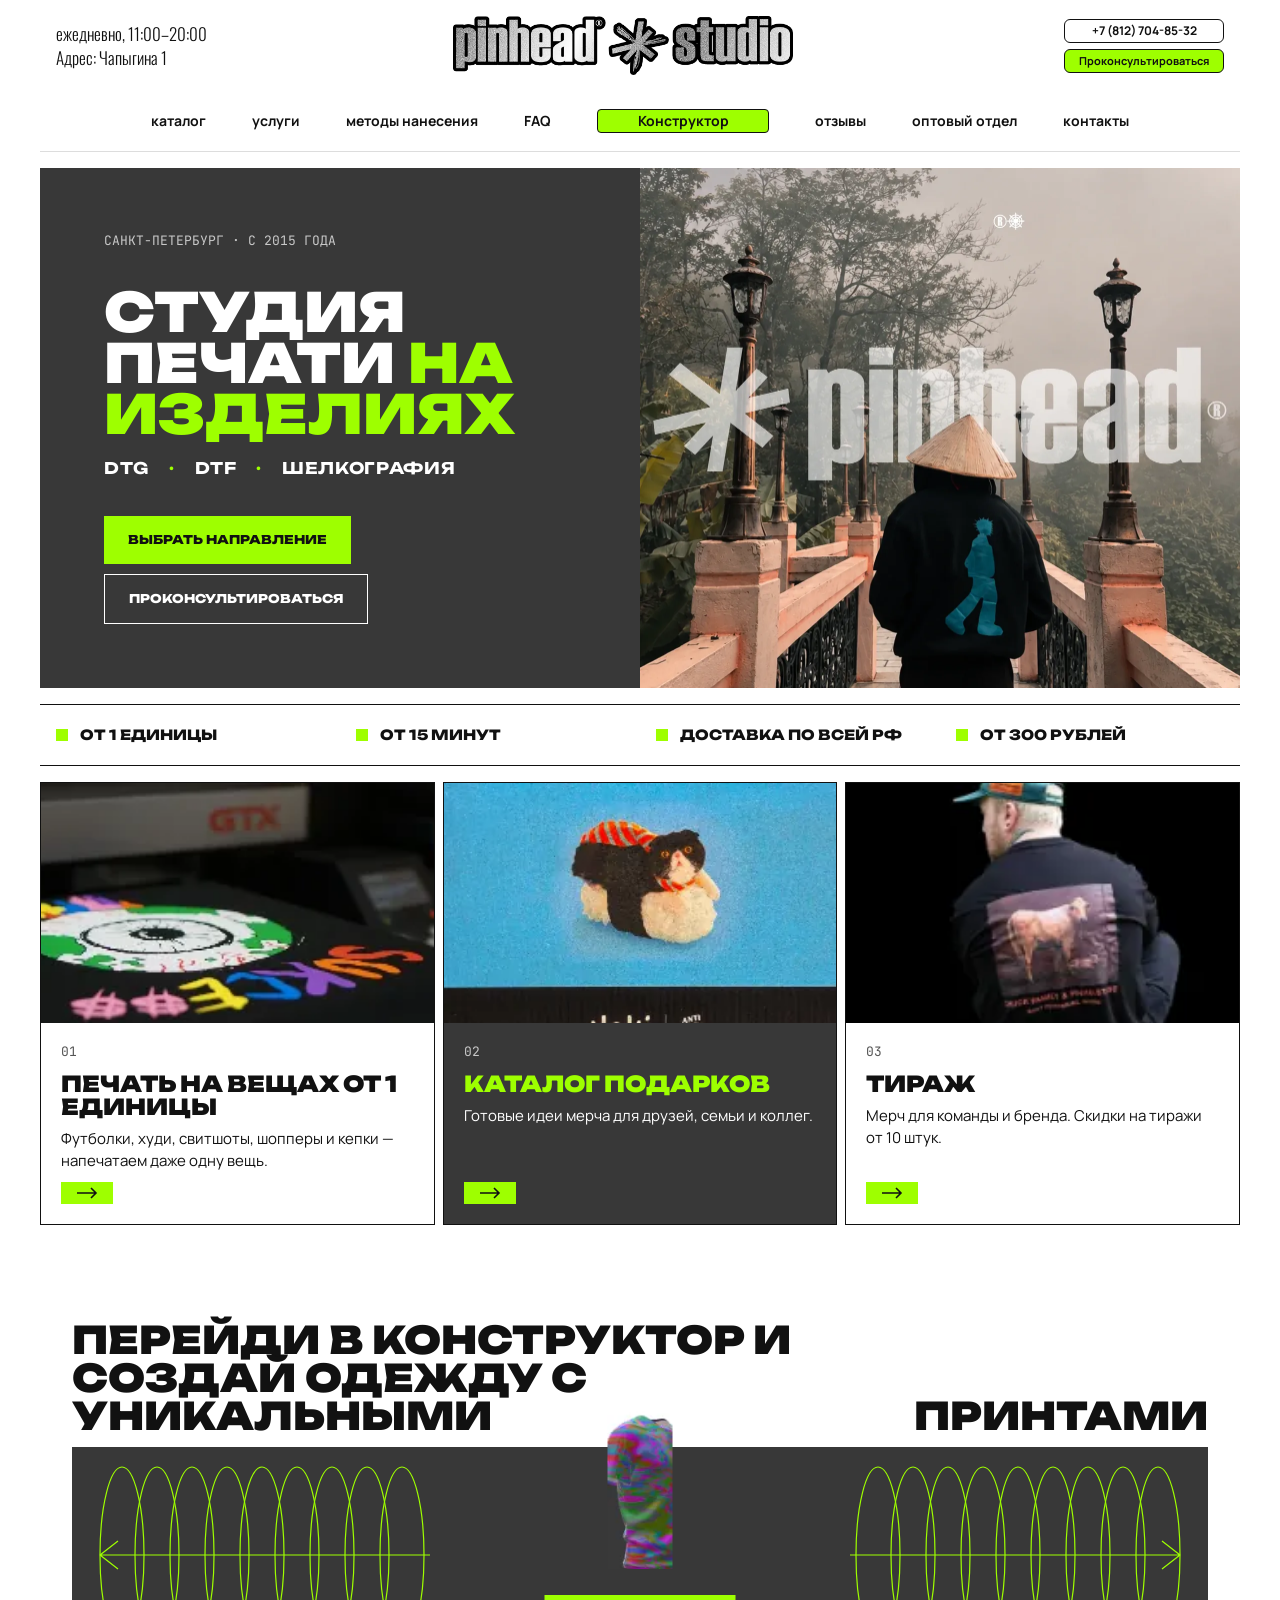
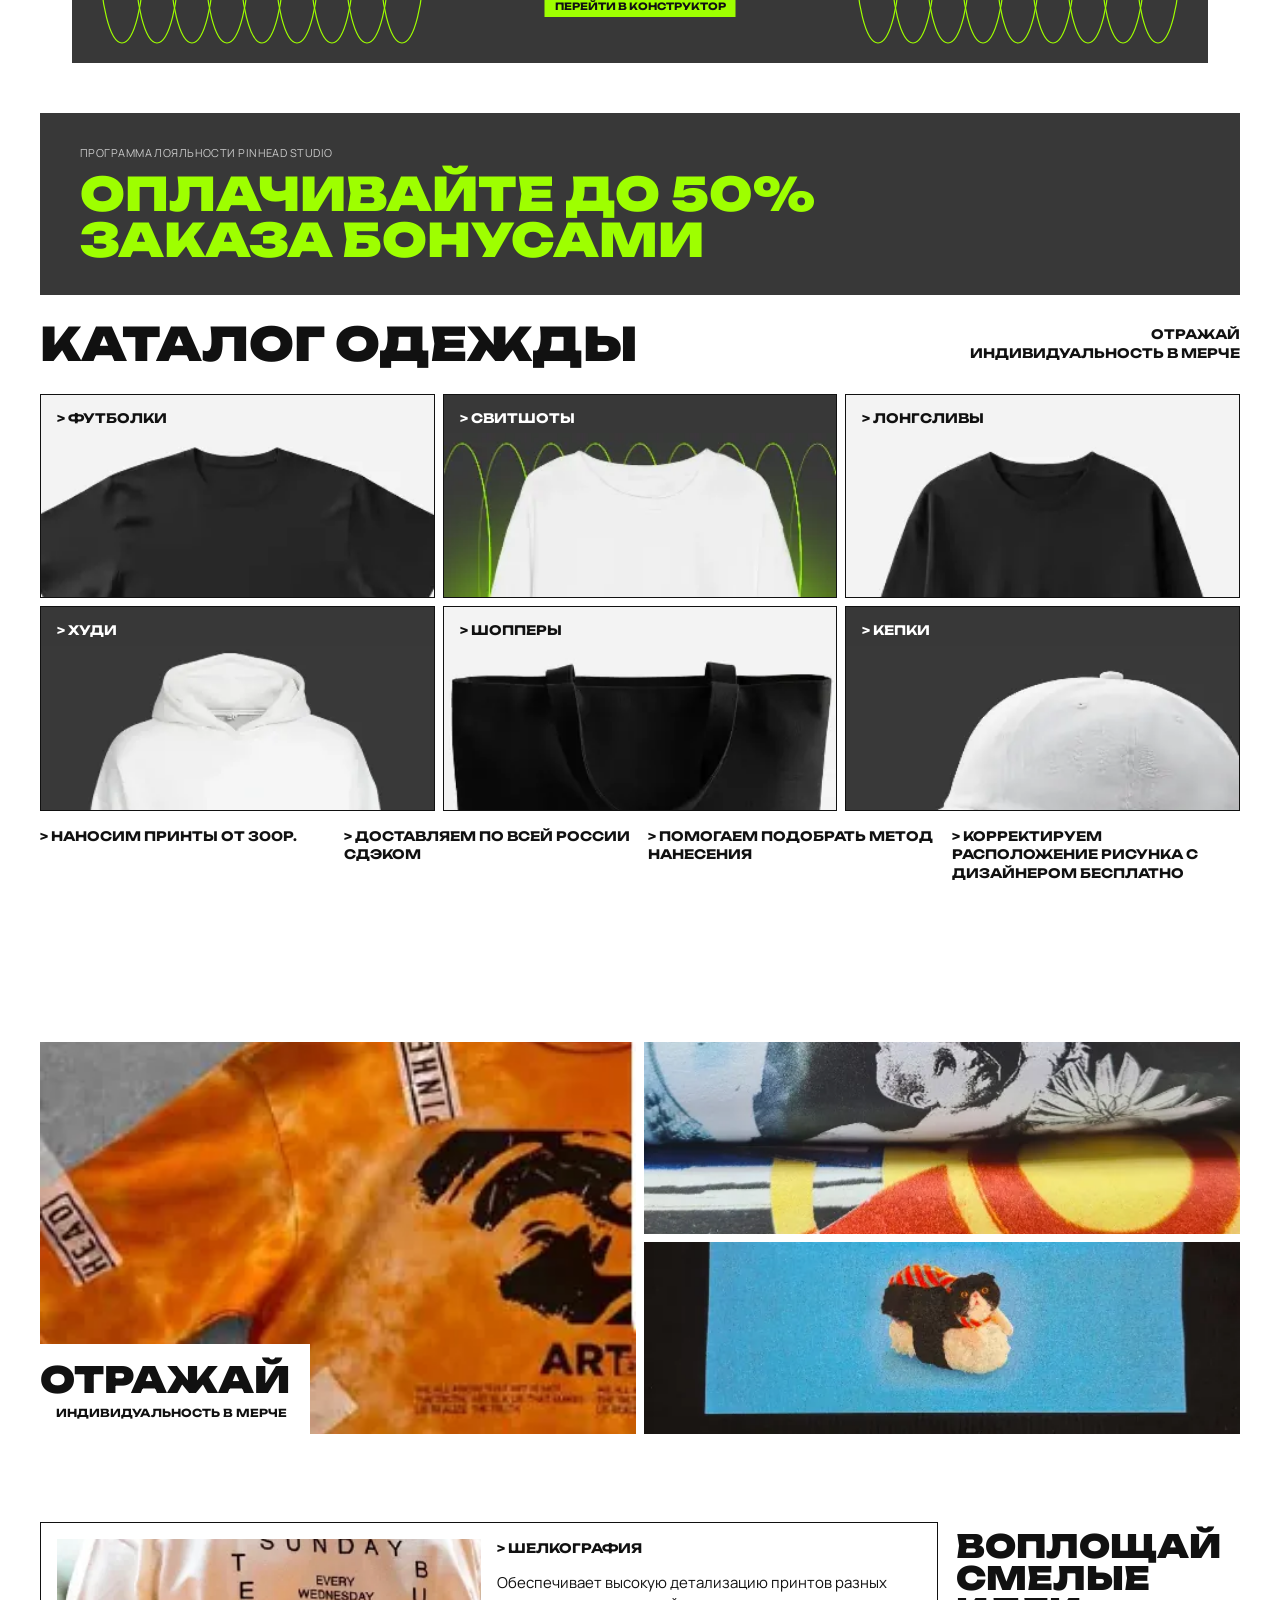
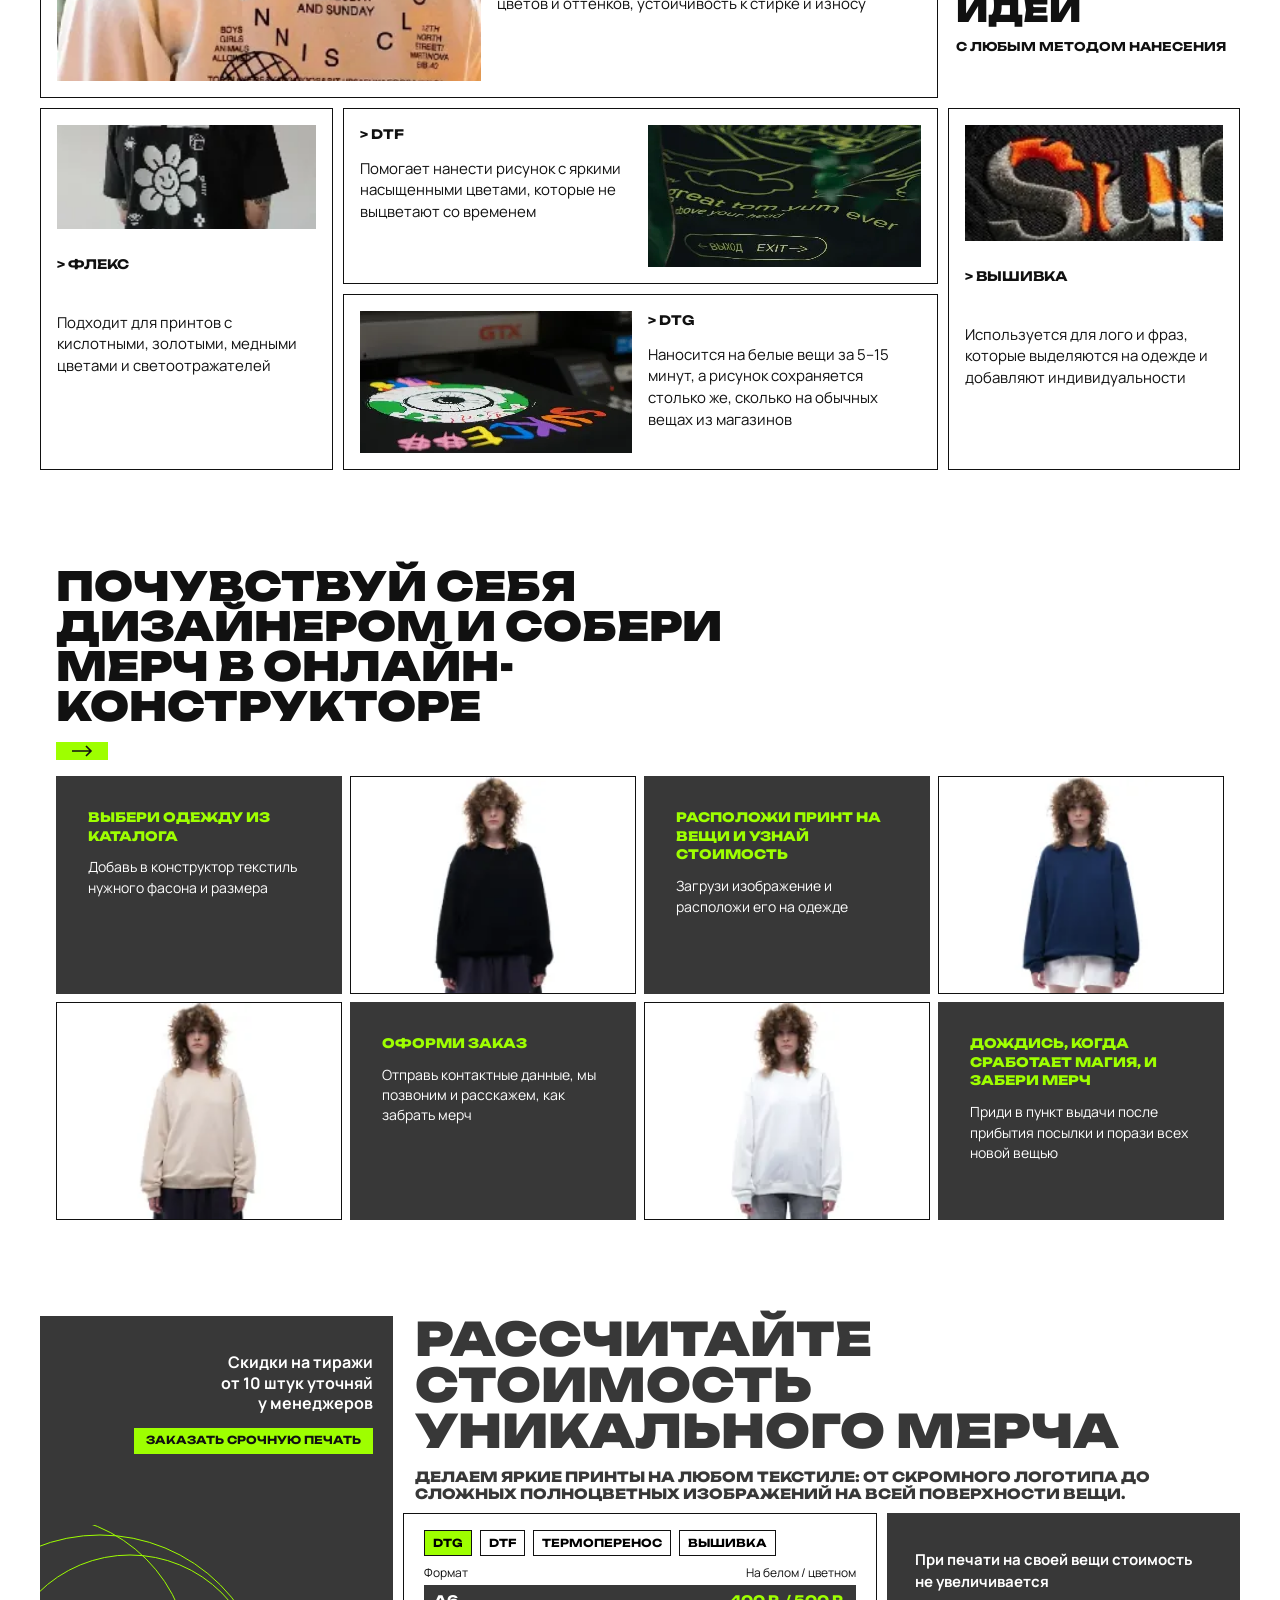
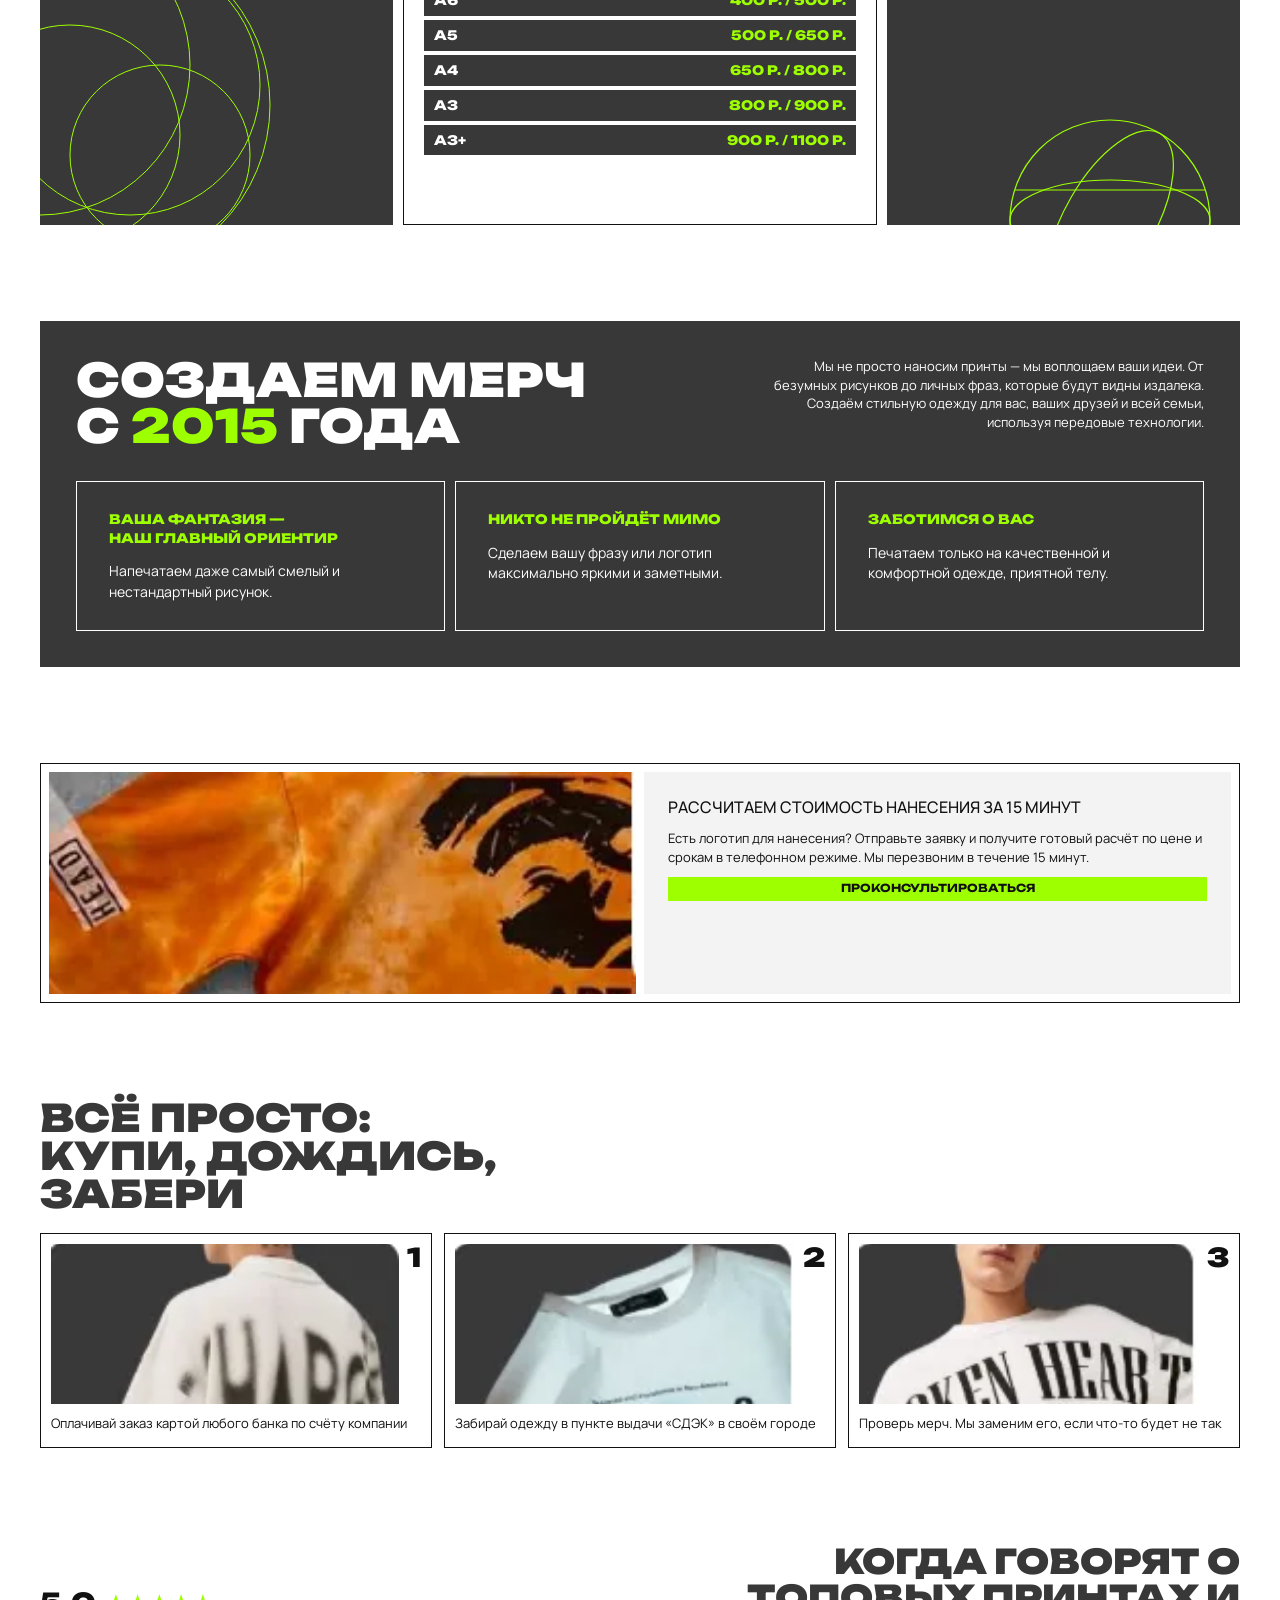
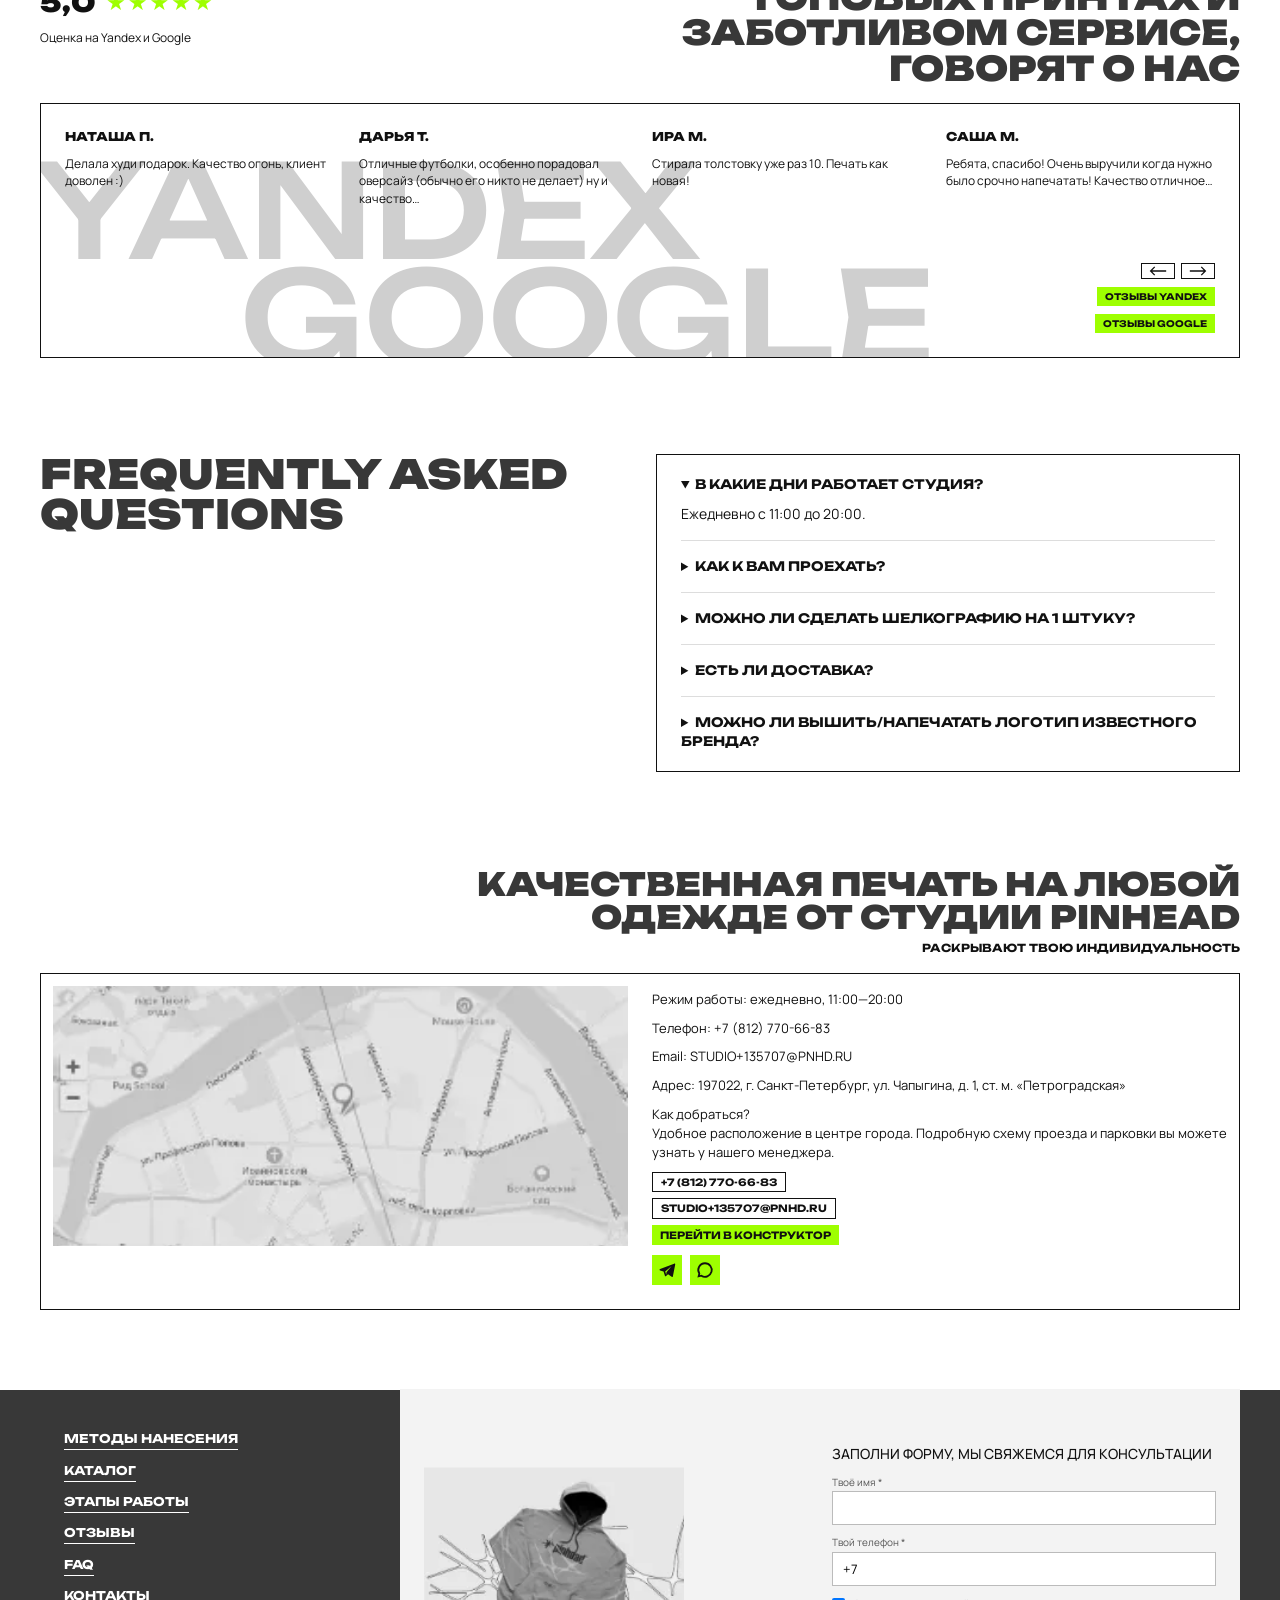
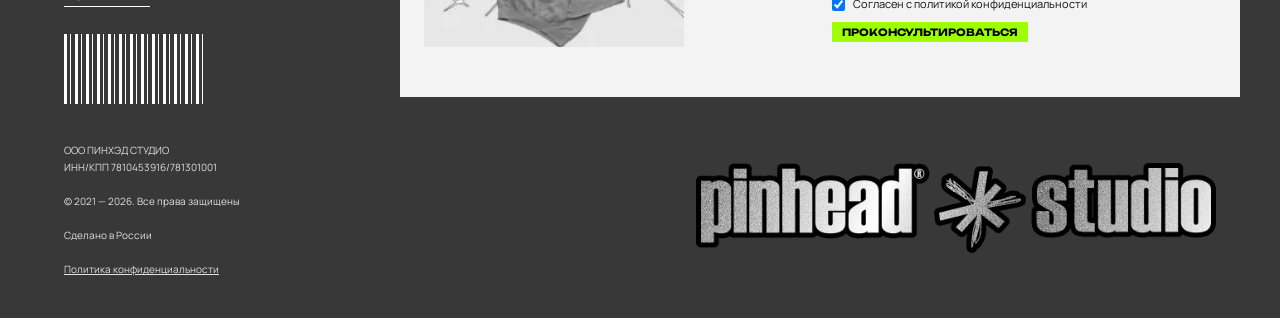
<file: index.html>
<!doctype html>
<html lang="ru">
<head>
<meta charset="utf-8">
<meta name="viewport" content="width=device-width, initial-scale=1">
<title>Пинхэд Студия — печать на одежде в Санкт-Петербурге</title>
<link rel="icon" href="assets/favicon.ico" sizes="any">
<link rel="icon" type="image/png" sizes="32x32" href="assets/favicon-32.png">
<link rel="icon" type="image/png" sizes="192x192" href="assets/favicon-192.png">
<link rel="apple-touch-icon" href="assets/apple-touch-icon.png">
<link rel="preload" as="image" href="assets/hero-pinhead.webp" fetchpriority="high">
<meta name="description" content="Студия печати на изделиях в Санкт-Петербурге: DTG, DTF, шелкография, вышивка. От 1 единицы, от 15 минут, доставка по всей России.">
<link rel="preconnect" href="https://fonts.googleapis.com">
<link rel="preconnect" href="https://fonts.gstatic.com" crossorigin>
<link href="https://fonts.googleapis.com/css2?family=Unbounded:wght@500;700;800;900&amp;family=Manrope:wght@400;500;600;700&amp;family=Oswald:wght@300;500;600;700&amp;family=JetBrains+Mono:wght@400;500&amp;display=swap" rel="stylesheet">
<style>
body{margin:0;background:#FFFFFF}
a{color:#111111}a:hover{color:#444444}
summary{cursor:pointer}
@media (max-width: 820px){
  .stack{grid-template-columns:1fr !important}
  .stack > *{grid-column:auto !important;grid-row:auto !important}
  .hide-m{display:none !important}
}
</style>
<style>
/* Акцентный цвет студии — меняется в одном месте */
:root{--accent:#9EFF00}
html{overflow-x:hidden}
img{max-width:100%}
.lead-ok{font-weight:700;font-size:14px}
.lead-err{color:#C62828;font-size:11px}
/* Мобильная шапка: логотип слева, бургер-меню справа */
.burger,.nav-extra{display:none}
@media (max-width: 820px){
  .hdr-top{display:flex !important;justify-content:space-between;align-items:center;padding:12px 16px !important}
  .hdr-info,.hdr-actions{display:none !important}
  .hdr-logo img{width:170px !important}
  .burger{display:flex;flex-direction:column;justify-content:center;align-items:center;gap:5px;width:44px;height:44px;padding:0;border:1px solid #111111;border-radius:6px;background:#FFFFFF;cursor:pointer}
  .burger span{display:block;width:20px;height:2px;background:#111111;transition:transform .2s,opacity .2s}
  .menu-open .burger span:nth-child(1){transform:translateY(7px) rotate(45deg)}
  .menu-open .burger span:nth-child(2){opacity:0}
  .menu-open .burger span:nth-child(3){transform:translateY(-7px) rotate(-45deg)}
  .site-nav{display:none !important;flex-direction:column;align-items:stretch !important;gap:0 !important;padding:0 16px 16px !important;font-size:16px !important}
  .menu-open .site-nav{display:flex !important}
  .site-nav > a{padding:13px 0;border-bottom:1px solid #EEEEEE}
  /* «Конструктор» — обычный пункт меню, слово выделено салатовой плашкой */
  .site-nav > a[href="constructor.html"]{display:block !important;min-width:0 !important;min-height:0 !important;padding:13px 0 !important;background:none !important;border:0 !important;border-bottom:1px solid #EEEEEE !important;border-radius:0 !important}
  .nav-hl{background:var(--accent);padding:2px 8px;margin-left:-8px}
  .nav-extra{display:flex;flex-direction:column;gap:8px;padding-top:16px}
  .nav-extra__btn{display:flex;align-items:center;justify-content:center;min-height:44px;border:1px solid #111111;border-radius:6px;font-weight:700;font-size:14px;text-decoration:none;color:#111111}
  .nav-extra__btn--accent{background:var(--accent)}
  .nav-extra__info{margin-top:6px;font-family:Oswald,sans-serif;font-weight:300;font-size:16px;line-height:1.3}
}
.modal{width:min(100% - 32px,440px);padding:0;border:1px solid #111111;border-radius:0;background:#FFFFFF;color:#111111;font-family:Manrope,system-ui,sans-serif}
.modal::backdrop{background:rgba(17,17,17,.6)}
.modal__inner{position:relative;padding:28px 24px 24px;display:flex;flex-direction:column;gap:14px}
.modal__close{position:absolute;top:8px;right:8px;width:32px;height:32px;border:0;background:none;font-size:24px;line-height:1;cursor:pointer;color:#111111}
.modal__title{margin:0;padding-right:28px;font-family:Unbounded,sans-serif;font-weight:900;font-size:20px;line-height:1.1}
.modal__text{margin:0;font-size:13px;color:#555555}
.modal label.f{display:flex;flex-direction:column;gap:4px;font-size:11px;color:#555555}
.modal input[type=text],.modal input[type=tel],.modal input[type=number]{height:38px;border:1px solid #BBBBBB;border-radius:0;padding:0 10px;font:inherit;font-size:14px;color:#111111}
.modal input:focus{outline:2px solid var(--accent);outline-offset:0;border-color:#111111}
.modal fieldset{margin:0;padding:0;border:0;display:flex;flex-wrap:wrap;gap:6px 16px;align-items:center;font-size:13px}
.modal legend{width:100%;padding:0 0 6px;font-size:11px;color:#555555}
.modal .check{display:flex;gap:8px;align-items:flex-start;font-size:11px}
.modal__btn{align-self:flex-start;min-height:40px;padding:0 22px;background:var(--accent);border:1px solid #111111;border-radius:0;font-family:Unbounded,sans-serif;font-weight:800;font-size:12px;cursor:pointer;color:#111111}
.modal__done{padding:12px 0 4px;font-family:Unbounded,sans-serif;font-weight:700;font-size:15px;line-height:1.35}
@media (max-width: 820px){
  /* колонки не шире экрана, логотип в подвале компактнее */
  .stack{grid-template-columns:minmax(0,1fr) !important}
}
</style>
<!-- Yandex.Metrika counter -->
<script type="text/javascript">
    (function(m,e,t,r,i,k,a){
        m[i]=m[i]||function(){(m[i].a=m[i].a||[]).push(arguments)};
        m[i].l=1*new Date();
        for (var j = 0; j < document.scripts.length; j++) {if (document.scripts[j].src === r) { return; }}
        k=e.createElement(t),a=e.getElementsByTagName(t)[0],k.async=1,k.src=r,a.parentNode.insertBefore(k,a)
    })(window, document,'script','https://mc.yandex.ru/metrika/tag.js', 'ym');

    ym(86217584, 'init', {webvisor:true, clickmap:true, ecommerce:"dataLayer", referrer: document.referrer, url: location.href, accurateTrackBounce:true, trackLinks:true});
</script>
<!-- /Yandex.Metrika counter -->
</head>
<body>
<!-- Yandex.Metrika counter (без JavaScript) -->
<noscript><div><img src="https://mc.yandex.ru/watch/86217584" style="position:absolute; left:-9999px;" alt="" /></div></noscript>
<div style="width: 100%; background: #FFFFFF; color: #111111; font-family: Manrope, system-ui, sans-serif; font-size: 15px; line-height: 1.45">
<div style="max-width: 1200px; margin: 0 auto; padding: 0 16px; display: flex; flex-direction: column; gap: 16px">

  <!-- ШАПКА -->
  <header class="site-header" style="background: #FFFFFF; border-bottom: 1px solid #DDDDDD">
    <div class="hdr-top" style="display: grid; grid-template-columns: repeat(auto-fit, minmax(min(100%, 300px), 1fr)); gap: 16px 24px; align-items: center; padding: 16px 16px 20px">
      <div class="hdr-info" style="display: flex; flex-direction: column; gap: 2px; font-family: Oswald, sans-serif; font-weight: 300; font-size: 17px; line-height: 1.25">
        <span>ежедневно, 11:00–20:00</span>
        <span>Адрес: Чапыгина 1</span>
      </div>
      <a class="hdr-logo" href="./" style="justify-self: center; display: inline-flex"><img fetchpriority="high" src="assets/logo-pinhead.webp" alt="pinhead studio" width="627" height="109" style="display: block; width: min(100%, 340px); height: auto"></a>
      <div class="hdr-actions" style="justify-self: end; display: flex; gap: 18px; align-items: center">
        <div style="display: flex; flex-direction: column; gap: 6px">
          <a href="tel:+78127048532" style="display: flex; align-items: center; justify-content: center; min-height: 22px; padding: 0 14px; border: 1px solid #111111; border-radius: 6px; font-weight: 700; font-size: 12px; text-decoration: none">+7 (812) 704-85-32</a>
          <a href="https://t.me/pnhd_studio_bot" target="_blank" rel="noopener" style="display: flex; align-items: center; justify-content: center; min-height: 22px; padding: 0 14px; background: var(--accent); border: 1px solid #111111; border-radius: 6px; font-weight: 700; font-size: 11px; text-decoration: none; color: #111111">Проконсультироваться</a>
        </div>
      </div>
      <button type="button" class="burger" aria-label="Открыть меню" aria-expanded="false" aria-controls="siteNav"><span></span><span></span><span></span></button>
    </div>
    <nav class="site-nav" id="siteNav" style="display: flex; flex-wrap: wrap; justify-content: center; align-items: center; gap: 10px 46px; padding: 14px 16px 18px; font-weight: 700; font-size: 14px">
      <a href="#catalog" style="text-decoration: none">каталог</a>
      <a href="#directions" style="text-decoration: none">услуги</a>
      <a href="#methods" style="text-decoration: none">методы нанесения</a>
      <a href="#faq" style="text-decoration: none">FAQ</a>
      <a href="constructor.html" style="display: inline-flex; align-items: center; justify-content: center; min-width: 130px; min-height: 22px; padding: 0 20px; background: var(--accent); border: 1px solid #111111; border-radius: 4px; text-decoration: none; color: #111111"><span class="nav-hl">Конструктор</span></a>
      <a href="#reviews" style="text-decoration: none">отзывы</a>
      <a href="https://pnhd.ru/?utm_source=studio" target="_blank" rel="noopener" style="text-decoration: none">оптовый отдел</a>
      <a href="#contacts" style="text-decoration: none">контакты</a>
      <!-- только в мобильном меню: часы работы и связь -->
      <div class="nav-extra">
        <a href="tel:+78127048532" class="nav-extra__btn">+7 (812) 704-85-32</a>
        <a href="https://t.me/pnhd_studio_bot" target="_blank" rel="noopener" class="nav-extra__btn nav-extra__btn--accent">Проконсультироваться</a>
        <div class="nav-extra__info">ежедневно, 11:00–20:00<br>Адрес: Чапыгина 1</div>
      </div>
    </nav>
  </header>

  <!-- БОЛЬШОЙ БАННЕР -->
  <section class="stack" style="display: grid; grid-template-columns: repeat(2, minmax(0, 1fr)); min-height: 520px; background: #383838; color: #FFFFFF">
    <div style="padding: clamp(28px, 5vw, 64px); display: flex; flex-direction: column; justify-content: space-between; gap: 32px">
      <span style="font-family: 'JetBrains Mono', monospace; font-size: 13px; color: #C8C8C8">САНКТ-ПЕТЕРБУРГ · С 2015 ГОДА</span>
      <div style="display: flex; flex-direction: column; gap: 16px">
      <h1 style="margin: 0; font-family: Unbounded, sans-serif; font-weight: 900; font-size: clamp(30px, 4.2vw, 60px); line-height: 0.95; text-transform: uppercase">Студия печати <span style="color: var(--accent)">на изделиях</span></h1>
      <div style="display: flex; flex-wrap: wrap; gap: 8px 20px; font-family: Unbounded, sans-serif; font-weight: 700; font-size: 16px; letter-spacing: 0.04em; color: #FFFFFF">
        <span>DTG</span><span style="color: var(--accent)">·</span><span>DTF</span><span style="color: var(--accent)">·</span><span>ШЕЛКОГРАФИЯ</span>
      </div>
      </div>
      <div style="display: flex; flex-wrap: wrap; gap: 10px">
        <a href="#directions" style="display: inline-flex; align-items: center; min-height: 48px; padding: 0 24px; background: var(--accent); color: #111111; font-family: Unbounded, sans-serif; font-weight: 800; font-size: 12px; text-decoration: none">ВЫБРАТЬ НАПРАВЛЕНИЕ</a>
        <a href="https://t.me/pnhd_studio_bot" target="_blank" rel="noopener" style="display: inline-flex; align-items: center; min-height: 48px; padding: 0 24px; border: 1.5px solid #FFFFFF; color: #FFFFFF; font-family: Unbounded, sans-serif; font-weight: 800; font-size: 12px; text-decoration: none">ПРОКОНСУЛЬТИРОВАТЬСЯ</a>
      </div>
    </div>
    <div style="position: relative; min-height: 360px; overflow: hidden">
      <img fetchpriority="high" decoding="async" src="assets/hero-pinhead.webp" alt="Человек в чёрном худи с принтом pinhead на мосту в тумане" style="position: absolute; inset: 0; width: 100%; height: 100%; object-fit: cover; object-position: 50% 30%">
    </div>
  </section>

  <!-- ПРЕИМУЩЕСТВА -->
  <section style="display: grid; grid-template-columns: repeat(auto-fit, minmax(min(100%, 220px), 1fr)); border-top: 1px solid #111111; border-bottom: 1px solid #111111">
    <div style="padding: 20px 16px; display: flex; align-items: center; gap: 12px; font-family: Unbounded, sans-serif; font-weight: 800; font-size: 14px"><span style="width: 12px; height: 12px; background: var(--accent); flex-shrink: 0"></span>ОТ 1 ЕДИНИЦЫ</div>
    <div style="padding: 20px 16px; display: flex; align-items: center; gap: 12px; font-family: Unbounded, sans-serif; font-weight: 800; font-size: 14px"><span style="width: 12px; height: 12px; background: var(--accent); flex-shrink: 0"></span>ОТ 15 МИНУТ</div>
    <div style="padding: 20px 16px; display: flex; align-items: center; gap: 12px; font-family: Unbounded, sans-serif; font-weight: 800; font-size: 14px"><span style="width: 12px; height: 12px; background: var(--accent); flex-shrink: 0"></span>ДОСТАВКА ПО ВСЕЙ РФ</div>
    <div style="padding: 20px 16px; display: flex; align-items: center; gap: 12px; font-family: Unbounded, sans-serif; font-weight: 800; font-size: 14px"><span style="width: 12px; height: 12px; background: var(--accent); flex-shrink: 0"></span>ОТ 300 РУБЛЕЙ</div>
  </section>

  <!-- ВИЛКА: 3 НАПРАВЛЕНИЯ -->
  <section id="directions" style="display: grid; grid-template-columns: repeat(auto-fit, minmax(min(100%, 300px), 1fr)); gap: 8px">
    <a href="constructor.html" style="display: flex; flex-direction: column; border: 1px solid #111111; background: #FFFFFF; text-decoration: none; color: #111111">
      <img loading="lazy" decoding="async" src="assets/eb9a75a07c6f80d5b4c812f64cd7a2e1.webp" alt="Печать на футболке" style="width: 100%; height: 240px; object-fit: cover">
      <div style="padding: 20px; display: flex; flex-direction: column; gap: 10px; flex-grow: 1">
        <span style="font-family: 'JetBrains Mono', monospace; font-size: 13px; color: #555555">01</span>
        <h2 style="margin: 0; font-family: Unbounded, sans-serif; font-weight: 900; font-size: 22px; line-height: 1.05">ПЕЧАТЬ НА ВЕЩАХ ОТ 1 ЕДИНИЦЫ</h2>
        <p style="margin: 0; flex-grow: 1">Футболки, худи, свитшоты, шопперы и кепки — напечатаем даже одну вещь.</p>
        <span style="align-self: flex-start; width: 52px; height: 22px; background: var(--accent); display: flex; align-items: center; justify-content: center"><svg width="22" height="12" viewBox="0 0 22 12" fill="none" stroke="#111111" stroke-width="1.6" aria-hidden="true"><path d="M1 6h19M15 1l5 5-5 5"></path></svg></span>
      </div>
    </a>
    <a href="https://teamatika.com/" target="_blank" rel="noopener" style="display: flex; flex-direction: column; border: 1px solid #111111; background: #383838; text-decoration: none; color: #FFFFFF">
      <img loading="lazy" decoding="async" src="assets/9d68fe49c6a6af727904a2213f49bcda.webp" alt="Подарочный принт" style="width: 100%; height: 240px; object-fit: cover">
      <div style="padding: 20px; display: flex; flex-direction: column; gap: 10px; flex-grow: 1">
        <span style="font-family: 'JetBrains Mono', monospace; font-size: 13px; color: #C8C8C8">02</span>
        <h2 style="margin: 0; font-family: Unbounded, sans-serif; font-weight: 900; font-size: 22px; line-height: 1.05; color: var(--accent)">КАТАЛОГ ПОДАРКОВ</h2>
        <p style="margin: 0; flex-grow: 1">Готовые идеи мерча для друзей, семьи и коллег.</p>
        <span style="align-self: flex-start; width: 52px; height: 22px; background: var(--accent); display: flex; align-items: center; justify-content: center"><svg width="22" height="12" viewBox="0 0 22 12" fill="none" stroke="#111111" stroke-width="1.6" aria-hidden="true"><path d="M1 6h19M15 1l5 5-5 5"></path></svg></span>
      </div>
    </a>
    <a href="#tirage" data-modal="tirageModal" style="display: flex; flex-direction: column; border: 1px solid #111111; background: #FFFFFF; text-decoration: none; color: #111111">
      <img loading="lazy" decoding="async" src="assets/d0b0511f23597b7561b42b7669ba4a29.webp" alt="Мерч тиражом" style="width: 100%; height: 240px; object-fit: cover">
      <div style="padding: 20px; display: flex; flex-direction: column; gap: 10px; flex-grow: 1">
        <span style="font-family: 'JetBrains Mono', monospace; font-size: 13px; color: #555555">03</span>
        <h2 style="margin: 0; font-family: Unbounded, sans-serif; font-weight: 900; font-size: 22px; line-height: 1.05">ТИРАЖ</h2>
        <p style="margin: 0; flex-grow: 1">Мерч для команды и бренда. Скидки на тиражи от 10 штук.</p>
        <span style="align-self: flex-start; width: 52px; height: 22px; background: var(--accent); display: flex; align-items: center; justify-content: center"><svg width="22" height="12" viewBox="0 0 22 12" fill="none" stroke="#111111" stroke-width="1.6" aria-hidden="true"><path d="M1 6h19M15 1l5 5-5 5"></path></svg></span>
      </div>
    </a>
  </section>

  <!-- БЫСТРЫЙ КАТАЛОГ -->
  


  <!-- БАННЕР ТРИКОТАЖ -->
  

  <!-- ПЕРВЫЙ ЭКРАН -->
  

  <!-- ЛОЯЛЬНОСТЬ -->
  <section style="margin-top: 80px; padding: 0 32px">
    <h2 style="margin: 0; display: flex; flex-wrap: wrap; justify-content: space-between; align-items: flex-end; gap: 8px; font-family: Unbounded, sans-serif; font-weight: 900; font-size: clamp(24px, 3.2vw, 38px); line-height: 1">
      <span style="max-width: 760px">ПЕРЕЙДИ В КОНСТРУКТОР И СОЗДАЙ ОДЕЖДУ С УНИКАЛЬНЫМИ</span><span>ПРИНТАМИ</span>
    </h2>
    <div style="position: relative; margin-top: 12px; background: #383838; border-radius: 0; height: 216px; display: flex; align-items: center; justify-content: space-between; padding: 0 20px; overflow: visible">
      <svg class="hide-m" style="color: var(--accent)" width="340" height="190" viewBox="0 0 340 190" fill="none" stroke="currentColor" stroke-width="1.2" aria-hidden="true"><ellipse cx="30" cy="95" rx="22" ry="88"></ellipse><ellipse cx="65" cy="95" rx="22" ry="88"></ellipse><ellipse cx="100" cy="95" rx="22" ry="88"></ellipse><ellipse cx="135" cy="95" rx="22" ry="88"></ellipse><ellipse cx="170" cy="95" rx="22" ry="88"></ellipse><ellipse cx="205" cy="95" rx="22" ry="88"></ellipse><ellipse cx="240" cy="95" rx="22" ry="88"></ellipse><ellipse cx="275" cy="95" rx="22" ry="88"></ellipse><ellipse cx="310" cy="95" rx="22" ry="88"></ellipse><path d="M8 95h330M8 95l18-14M8 95l18 14"></path></svg>
      <div style="position: absolute; left: 50%; top: -48px; transform: translateX(-50%); display: flex; flex-direction: column; align-items: center; gap: 20px">
        <a href="constructor.html"><img loading="lazy" decoding="async" src="assets/7076ebed17a157f64ad77142c2cdfb6a.webp" alt="Футболка в 3D-конструкторе" style="height: 170px; width: auto"></a>
        <a href="constructor.html" style="padding: 4px 10px; background: var(--accent); border-radius: 0; font-family: Unbounded, sans-serif; font-weight: 700; font-size: 10px; text-decoration: none; white-space: nowrap">ПЕРЕЙТИ В КОНСТРУКТОР</a>
      </div>
      <svg class="hide-m" style="color: var(--accent)" width="340" height="190" viewBox="0 0 340 190" fill="none" stroke="currentColor" stroke-width="1.2" aria-hidden="true"><ellipse cx="30" cy="95" rx="22" ry="88"></ellipse><ellipse cx="65" cy="95" rx="22" ry="88"></ellipse><ellipse cx="100" cy="95" rx="22" ry="88"></ellipse><ellipse cx="135" cy="95" rx="22" ry="88"></ellipse><ellipse cx="170" cy="95" rx="22" ry="88"></ellipse><ellipse cx="205" cy="95" rx="22" ry="88"></ellipse><ellipse cx="240" cy="95" rx="22" ry="88"></ellipse><ellipse cx="275" cy="95" rx="22" ry="88"></ellipse><ellipse cx="310" cy="95" rx="22" ry="88"></ellipse><path d="M2 95h330M332 95l-18-14M332 95l-18 14"></path></svg>
    </div>
  </section><section class="stack" style="display: grid; grid-template-columns: repeat(2, minmax(0, 1fr)); grid-template-rows: auto auto; gap: 10px">
    
    
    
  </section><section style="margin-top: 8px; background: #383838; border-radius: 0; padding: 32px 40px">
    <div style="font-size: 11px; letter-spacing: 0.04em; color: #C8C8C8; margin-bottom: 10px">ПРОГРАММА ЛОЯЛЬНОСТИ PINHEAD STUDIO</div>
    <div style="font-family: Unbounded, sans-serif; font-weight: 900; font-size: clamp(28px, 4vw, 46px); line-height: 1; color: var(--accent)">ОПЛАЧИВАЙТЕ ДО 50%<br>ЗАКАЗА БОНУСАМИ</div>
  </section>
  <div style="display: flex; flex-wrap: wrap; gap: 12px; justify-content: space-between; align-items: center">
      <h2 style="margin: 0; font-family: Unbounded, sans-serif; font-weight: 900; font-size: clamp(30px, 4vw, 46px)">КАТАЛОГ ОДЕЖДЫ</h2>
      <span style="font-family: Unbounded, sans-serif; font-weight: 700; font-size: 13px; text-align: right">ОТРАЖАЙ<br>ИНДИВИДУАЛЬНОСТЬ В МЕРЧЕ</span>
    </div><div style="display: grid; grid-template-columns: repeat(auto-fit, minmax(min(100%, 300px), 1fr)); gap: 8px">
      <a href="constructor.html" style="border: 1px solid #111111; border-radius: 0; background: #F3F3F3; overflow: hidden; text-decoration: none; display: flex; flex-direction: column">
        <span style="padding: 14px 16px 6px; font-family: Unbounded, sans-serif; font-weight: 700; font-size: 13px">&gt; ФУТБОЛКИ</span>
        <img loading="lazy" decoding="async" src="assets/a0df60dae36613dfcea87450320605ae.webp" alt="Футболки" style="width: 100%; height: 164px; object-fit: cover; object-position: top">
      </a>
      <a href="constructor.html" style="border: 1px solid #111111; border-radius: 0; background: #383838; color: #FFFFFF; overflow: hidden; text-decoration: none; display: flex; flex-direction: column">
        <span style="padding: 14px 16px 6px; font-family: Unbounded, sans-serif; font-weight: 700; font-size: 13px">&gt; СВИТШОТЫ</span>
        <img loading="lazy" decoding="async" src="assets/d6f65db25e127e2b207a3e4b54a152a3.webp" alt="Свитшоты" style="width: 100%; height: 164px; object-fit: cover; object-position: top">
      </a>
      <a href="constructor.html" style="border: 1px solid #111111; border-radius: 0; background: #F3F3F3; overflow: hidden; text-decoration: none; display: flex; flex-direction: column">
        <span style="padding: 14px 16px 6px; font-family: Unbounded, sans-serif; font-weight: 700; font-size: 13px">&gt; ЛОНГСЛИВЫ</span>
        <img loading="lazy" decoding="async" src="assets/42e7047785d6712d748e36e42a85b0b6.webp" alt="Лонгсливы" style="width: 100%; height: 164px; object-fit: cover; object-position: top">
      </a>
      <a href="constructor.html" style="border: 1px solid #111111; border-radius: 0; background: #383838; color: #FFFFFF; overflow: hidden; text-decoration: none; display: flex; flex-direction: column">
        <span style="padding: 14px 16px 6px; font-family: Unbounded, sans-serif; font-weight: 700; font-size: 13px">&gt; ХУДИ</span>
        <img loading="lazy" decoding="async" src="assets/6b1b68b76afe652fe5ec0fd4d3e82516.webp" alt="Худи" style="width: 100%; height: 164px; object-fit: cover; object-position: top">
      </a>
      <a href="constructor.html" style="border: 1px solid #111111; border-radius: 0; background: #F3F3F3; overflow: hidden; text-decoration: none; display: flex; flex-direction: column">
        <span style="padding: 14px 16px 6px; font-family: Unbounded, sans-serif; font-weight: 700; font-size: 13px">&gt; ШОППЕРЫ</span>
        <img loading="lazy" decoding="async" src="assets/212b2960e7e93a92b42eda65b14a046b.webp" alt="Шопперы" style="width: 100%; height: 164px; object-fit: cover; object-position: top">
      </a>
      <a href="constructor.html" style="border: 1px solid #111111; border-radius: 0; background: #383838; color: #FFFFFF; overflow: hidden; text-decoration: none; display: flex; flex-direction: column">
        <span style="padding: 14px 16px 6px; font-family: Unbounded, sans-serif; font-weight: 700; font-size: 13px">&gt; КЕПКИ</span>
        <img loading="lazy" decoding="async" src="assets/6931846ed362454395518da5bf0ae86f.webp" alt="Кепки" style="width: 100%; height: 164px; object-fit: cover; object-position: top">
      </a>
    </div><section style="display: grid; grid-template-columns: repeat(auto-fit, minmax(min(100%, 220px), 1fr)); gap: 16px; font-family: Unbounded, sans-serif; font-weight: 700; font-size: 13px; line-height: 1.4; text-transform: uppercase">
    <div>&gt; Наносим принты от 300р.</div>
    <div>&gt; Доставляем по всей России СДЭКом</div>
    <div>&gt; Помогаем подобрать метод нанесения</div>
    <div>&gt; Корректируем расположение рисунка с дизайнером бесплатно</div>
  </section>

  <!-- КАТАЛОГ -->
  <section id="catalog" style="margin-top: 72px; display: flex; flex-direction: column; gap: 24px">
    
    
  </section>

  <!-- ГАЛЕРЕЯ -->
  <section class="stack" style="margin-top: 56px; display: grid; grid-template-columns: repeat(4, minmax(0, 1fr)); grid-template-rows: 192px 192px; gap: 8px">
    <div style="grid-column: 1 / span 2; grid-row: 1 / span 2; position: relative; border-radius: 0; overflow: hidden; min-height: 300px">
      <img loading="lazy" decoding="async" src="assets/523a192441e8fa341e7c54f389cd724e.webp" alt="Футболка тай-дай с принтом" style="position: absolute; inset: 0; width: 100%; height: 100%; object-fit: cover">
      <div style="position: absolute; left: 0; bottom: 0; background: #FFFFFF; border-radius: 0; padding: 18px 20px 12px 0">
        <div style="font-family: Unbounded, sans-serif; font-weight: 900; font-size: 36px; line-height: 1">ОТРАЖАЙ</div>
        <div style="font-family: Unbounded, sans-serif; font-weight: 700; font-size: 11px; margin-top: 8px; padding-left: 16px">ИНДИВИДУАЛЬНОСТЬ В МЕРЧЕ</div>
      </div>
    </div>
    <img loading="lazy" decoding="async" src="assets/d0b0511f23597b7561b42b7669ba4a29.webp" alt="Принт на спине" class="hide-m" style="grid-column: 2; grid-row: 1; justify-self: end; width: 100%; height: 100%; object-fit: cover; border-radius: 0; border: 6px solid #FFFFFF; border-top: none; border-right: none; box-sizing: border-box">
    <img loading="lazy" decoding="async" src="assets/1b36f1f16b6ceaee227034084260bcbc.webp" alt="Полноцветная печать" style="grid-column: 3 / span 2; grid-row: 1; width: 100%; height: 100%; object-fit: cover; border-radius: 0">
    <img loading="lazy" decoding="async" src="assets/9d68fe49c6a6af727904a2213f49bcda.webp" alt="Принт с котом" style="grid-column: 3 / span 2; grid-row: 2; width: 100%; height: 100%; object-fit: cover; border-radius: 0">
  </section>

  <!-- МЕТОДЫ НАНЕСЕНИЯ -->
  <section id="methods" class="stack" style="margin-top: 72px; display: grid; grid-template-columns: repeat(4, minmax(0, 1fr)); gap: 10px">
    <div style="grid-column: 1 / span 3; grid-row: 1; border: 1px solid #111111; border-radius: 0; padding: 16px; display: grid; grid-template-columns: repeat(auto-fit, minmax(min(100%, 260px), 1fr)); gap: 16px; align-items: stretch">
      <img loading="lazy" decoding="async" src="assets/e7b56b03c831f8e164292a2555185c56.webp" alt="Шелкография" style="width: 100%; height: 142px; object-fit: cover; border-radius: 0">
      <div style="display: flex; flex-direction: column; gap: 14px">
        <h3 style="margin: 0; font-family: Unbounded, sans-serif; font-weight: 700; font-size: 13px">&gt; ШЕЛКОГРАФИЯ</h3>
        <p style="margin: 0">Обеспечивает высокую детализацию принтов разных цветов и оттенков, устойчивость к стирке и износу</p>
      </div>
    </div>
    <div style="grid-column: 4; grid-row: 1; padding: 8px 0 0 8px">
      <h2 style="margin: 0; font-family: Unbounded, sans-serif; font-weight: 900; font-size: clamp(20px, 2.6vw, 32px); line-height: 1">ВОПЛОЩАЙ СМЕЛЫЕ ИДЕИ</h2>
      <div style="margin-top: 12px; font-family: Unbounded, sans-serif; font-weight: 700; font-size: 12px">С ЛЮБЫМ МЕТОДОМ НАНЕСЕНИЯ</div>
    </div>
    <div style="grid-column: 1; grid-row: 2 / span 2; border: 1px solid #111111; border-radius: 0; padding: 16px; display: flex; flex-direction: column; gap: 14px">
      <img loading="lazy" decoding="async" src="assets/994ab8c52f26cd0d0229a4eb50fcaed1.webp" alt="Флекс" style="width: 100%; height: 104px; object-fit: cover; border-radius: 0">
      <h3 style="margin: 12px 0 0; font-family: Unbounded, sans-serif; font-weight: 700; font-size: 13px">&gt; ФЛЕКС</h3>
      <p style="margin: 24px 0 0; flex-grow: 1">Подходит для принтов с кислотными, золотыми, медными цветами и светоотражателей</p>
    </div>
    <div style="grid-column: 2 / span 2; grid-row: 2; border: 1px solid #111111; border-radius: 0; padding: 16px; display: grid; grid-template-columns: repeat(auto-fit, minmax(min(100%, 220px), 1fr)); gap: 16px">
      <div style="display: flex; flex-direction: column; gap: 14px">
        <h3 style="margin: 0; font-family: Unbounded, sans-serif; font-weight: 700; font-size: 13px">&gt; DTF</h3>
        <p style="margin: 0; flex-grow: 1">Помогает нанести рисунок с яркими насыщенными цветами, которые не выцветают со временем</p>
      </div>
      <img loading="lazy" decoding="async" src="assets/63851effb8298c48b1a05ea8db01afdd.webp" alt="DTF-печать" style="width: 100%; height: 142px; object-fit: cover; border-radius: 0">
    </div>
    <div style="grid-column: 2 / span 2; grid-row: 3; border: 1px solid #111111; border-radius: 0; padding: 16px; display: grid; grid-template-columns: repeat(auto-fit, minmax(min(100%, 220px), 1fr)); gap: 16px">
      <img loading="lazy" decoding="async" src="assets/eb9a75a07c6f80d5b4c812f64cd7a2e1.webp" alt="DTG-печать" style="width: 100%; height: 142px; object-fit: cover; border-radius: 0">
      <div style="display: flex; flex-direction: column; gap: 14px">
        <h3 style="margin: 0; font-family: Unbounded, sans-serif; font-weight: 700; font-size: 13px">&gt; DTG</h3>
        <p style="margin: 0; flex-grow: 1">Наносится на белые вещи за 5–15 минут, а рисунок сохраняется столько же, сколько на обычных вещах из магазинов</p>
      </div>
    </div>
    <div style="grid-column: 4; grid-row: 2 / span 2; border: 1px solid #111111; border-radius: 0; padding: 16px; display: flex; flex-direction: column; gap: 14px">
      <img loading="lazy" decoding="async" src="assets/1e36c2c41ca5e7e94cd424e4e878757d.webp" alt="Вышивка" style="width: 100%; height: 116px; object-fit: cover; border-radius: 0">
      <h3 style="margin: 12px 0 0; font-family: Unbounded, sans-serif; font-weight: 700; font-size: 13px">&gt; ВЫШИВКА</h3>
      <p style="margin: 24px 0 0; flex-grow: 1">Используется для лого и фраз, которые выделяются на одежде и добавляют индивидуальности</p>
    </div>
  </section>

  <!-- КОНСТРУКТОР 1 -->
  

  <!-- КОНСТРУКТОР 2: ЭТАПЫ -->
  <section id="steps" style="margin-top: 80px; padding: 0 16px; display: flex; flex-direction: column; gap: 16px">
    <h2 style="margin: 0; max-width: 820px; font-family: Unbounded, sans-serif; font-weight: 900; font-size: clamp(26px, 3.4vw, 40px); line-height: 1">ПОЧУВСТВУЙ СЕБЯ ДИЗАЙНЕРОМ И СОБЕРИ МЕРЧ В ОНЛАЙН-КОНСТРУКТОРЕ</h2>
    <a href="constructor.html" aria-label="Перейти в конструктор" style="width: 52px; height: 18px; background: var(--accent); border-radius: 0; display: flex; align-items: center; justify-content: center"><svg width="22" height="12" viewBox="0 0 22 12" fill="none" stroke="#111111" stroke-width="1.6" aria-hidden="true"><path d="M1 6h19M15 1l5 5-5 5"></path></svg></a>
    <div style="display: grid; grid-template-columns: repeat(auto-fit, minmax(min(100%, 240px), 1fr)); gap: 8px">
      <div style="background: #383838; color: #FFFFFF; border-radius: 0; padding: 32px; min-height: 218px; box-sizing: border-box">
        <h3 style="margin: 0 0 12px; font-family: Unbounded, sans-serif; font-weight: 800; font-size: 13px; color: var(--accent)">ВЫБЕРИ ОДЕЖДУ ИЗ КАТАЛОГА</h3>
        <p style="margin: 0; font-size: 14px">Добавь в конструктор текстиль нужного фасона и размера</p>
      </div>
      <img loading="lazy" decoding="async" src="assets/e8c3453e41f18441873f494bfa26115e.webp" alt="Чёрный свитшот" style="width: 100%; height: 218px; object-fit: contain; background: #FFFFFF; border: 1px solid #111111; border-radius: 0; box-sizing: border-box">
      <div style="background: #383838; color: #FFFFFF; border-radius: 0; padding: 32px; min-height: 218px; box-sizing: border-box">
        <h3 style="margin: 0 0 12px; font-family: Unbounded, sans-serif; font-weight: 800; font-size: 13px; color: var(--accent)">РАСПОЛОЖИ ПРИНТ НА ВЕЩИ И УЗНАЙ СТОИМОСТЬ</h3>
        <p style="margin: 0; font-size: 14px">Загрузи изображение и расположи его на одежде</p>
      </div>
      <img loading="lazy" decoding="async" src="assets/6251afc65416d880db999b50eff170c5.webp" alt="Синий свитшот" style="width: 100%; height: 218px; object-fit: contain; background: #FFFFFF; border: 1px solid #111111; border-radius: 0; box-sizing: border-box">
      <img loading="lazy" decoding="async" src="assets/513394917e48071dbbfb099327debce9.webp" alt="Бежевый свитшот" style="width: 100%; height: 218px; object-fit: contain; background: #FFFFFF; border: 1px solid #111111; border-radius: 0; box-sizing: border-box">
      <div style="background: #383838; color: #FFFFFF; border-radius: 0; padding: 32px; min-height: 218px; box-sizing: border-box">
        <h3 style="margin: 0 0 12px; font-family: Unbounded, sans-serif; font-weight: 800; font-size: 13px; color: var(--accent)">ОФОРМИ ЗАКАЗ</h3>
        <p style="margin: 0; font-size: 14px">Отправь контактные данные, мы позвоним и расскажем, как забрать мерч</p>
      </div>
      <img loading="lazy" decoding="async" src="assets/6a5aef8fed798e7d674e69dee5b3b7d4.webp" alt="Белый свитшот" style="width: 100%; height: 218px; object-fit: contain; background: #FFFFFF; border: 1px solid #111111; border-radius: 0; box-sizing: border-box">
      <div style="background: #383838; color: #FFFFFF; border-radius: 0; padding: 32px; min-height: 218px; box-sizing: border-box">
        <h3 style="margin: 0 0 12px; font-family: Unbounded, sans-serif; font-weight: 800; font-size: 13px; color: var(--accent)">ДОЖДИСЬ, КОГДА СРАБОТАЕТ МАГИЯ, И ЗАБЕРИ МЕРЧ</h3>
        <p style="margin: 0; font-size: 14px">Приди в пункт выдачи после прибытия посылки и порази всех новой вещью</p>
      </div>
    </div>
  </section>

  <!-- ЦЕНЫ -->
  <section class="stack" style="margin-top: 80px; display: grid; grid-template-columns: repeat(10, minmax(0, 1fr)); gap: 10px">
    <div style="grid-column: 1 / span 3; grid-row: 1 / span 2; position: relative; overflow: hidden; background: #383838; border-radius: 0; padding: 36px 20px; min-height: 420px; display: flex; flex-direction: column; align-items: flex-end; gap: 14px; text-align: right; color: #FFFFFF">
      <svg style="position: absolute; left: -120px; bottom: -60px; color: var(--accent)" width="360" height="360" viewBox="0 0 360 360" fill="none" stroke="currentColor" stroke-width="1" aria-hidden="true"><circle cx="180" cy="180" r="170"></circle><circle cx="210" cy="160" r="130"></circle><circle cx="150" cy="210" r="110"></circle><circle cx="240" cy="230" r="90"></circle><circle cx="120" cy="140" r="150"></circle></svg>
      <span style="position: relative; font-weight: 700; font-size: 16px; line-height: 1.3">Скидки на тиражи<br>от 10 штук уточняй<br>у менеджеров</span>
      <a href="#form" style="position: relative; padding: 5px 12px; background: var(--accent); border-radius: 0; font-family: Unbounded, sans-serif; font-weight: 700; font-size: 11px; text-decoration: none">ЗАКАЗАТЬ СРОЧНУЮ ПЕЧАТЬ</a>
    </div>
    <div style="grid-column: 4 / span 7; grid-row: 1; padding: 0 12px">
      <h2 style="margin: 0; font-family: Unbounded, sans-serif; font-weight: 900; font-size: clamp(28px, 3.8vw, 46px); line-height: 1; color: #383838">РАССЧИТАЙТЕ СТОИМОСТЬ УНИКАЛЬНОГО МЕРЧА</h2>
      <p style="margin: 14px 0 0; font-family: Unbounded, sans-serif; font-weight: 800; font-size: 14px; line-height: 1.25; color: #383838">ДЕЛАЕМ ЯРКИЕ ПРИНТЫ НА ЛЮБОМ ТЕКСТИЛЕ: ОТ СКРОМНОГО ЛОГОТИПА ДО СЛОЖНЫХ ПОЛНОЦВЕТНЫХ ИЗОБРАЖЕНИЙ НА ВСЕЙ ПОВЕРХНОСТИ ВЕЩИ.</p>
    </div>
    <div style="grid-column: 4 / span 4; grid-row: 2; border: 1px solid #111111; border-radius: 0; padding: 16px 20px; display: flex; flex-direction: column; gap: 4px">
      <div style="display: flex; flex-wrap: wrap; gap: 8px; margin-bottom: 4px">
        <button type="button" style="padding: 5px 8px; background: var(--accent); border: 1px solid #111111; border-radius: 0; font-family: Unbounded, sans-serif; font-weight: 700; font-size: 11px">DTG</button>
        <button type="button" style="padding: 5px 8px; background: #FFFFFF; border: 1px solid #111111; border-radius: 0; font-family: Unbounded, sans-serif; font-weight: 700; font-size: 11px">DTF</button>
        <button type="button" style="padding: 5px 8px; background: #FFFFFF; border: 1px solid #111111; border-radius: 0; font-family: Unbounded, sans-serif; font-weight: 700; font-size: 11px">ТЕРМОПЕРЕНОС</button>
        <button type="button" style="padding: 5px 8px; background: #FFFFFF; border: 1px solid #111111; border-radius: 0; font-family: Unbounded, sans-serif; font-weight: 700; font-size: 11px">ВЫШИВКА</button>
      </div>
      <div style="display: flex; justify-content: space-between; font-size: 12px"><span>Формат</span><span>На белом / цветном</span></div>
      <div style="display: flex; justify-content: space-between; background: #383838; color: #FFFFFF; border-radius: 0; padding: 6px 10px; font-family: Unbounded, sans-serif; font-weight: 800; font-size: 13px"><span>А6</span><span style="color: var(--accent)">400 Р. / 500 Р.</span></div>
      <div style="display: flex; justify-content: space-between; background: #383838; color: #FFFFFF; border-radius: 0; padding: 6px 10px; font-family: Unbounded, sans-serif; font-weight: 800; font-size: 13px"><span>А5</span><span style="color: var(--accent)">500 Р. / 650 Р.</span></div>
      <div style="display: flex; justify-content: space-between; background: #383838; color: #FFFFFF; border-radius: 0; padding: 6px 10px; font-family: Unbounded, sans-serif; font-weight: 800; font-size: 13px"><span>А4</span><span style="color: var(--accent)">650 Р. / 800 Р.</span></div>
      <div style="display: flex; justify-content: space-between; background: #383838; color: #FFFFFF; border-radius: 0; padding: 6px 10px; font-family: Unbounded, sans-serif; font-weight: 800; font-size: 13px"><span>А3</span><span style="color: var(--accent)">800 Р. / 900 Р.</span></div>
      <div style="display: flex; justify-content: space-between; background: #383838; color: #FFFFFF; border-radius: 0; padding: 6px 10px; font-family: Unbounded, sans-serif; font-weight: 800; font-size: 13px"><span>А3+</span><span style="color: var(--accent)">900 Р. / 1100 Р.</span></div>
    </div>
    <div style="grid-column: 8 / span 3; grid-row: 2; position: relative; overflow: hidden; background: #383838; border-radius: 0; padding: 36px 28px; min-height: 240px; color: #FFFFFF">
      <span style="position: relative; font-weight: 700; font-size: 15px; line-height: 1.3">При печати на своей вещи стоимость не увеличивается</span>
      <svg style="position: absolute; right: 10px; bottom: -80px; color: var(--accent)" width="240" height="200" viewBox="0 0 230 200" fill="none" stroke="currentColor" stroke-width="1.2" aria-hidden="true"><circle cx="115" cy="115" r="100"></circle><ellipse cx="115" cy="115" rx="45" ry="100" transform="rotate(30 115 115)"></ellipse><ellipse cx="115" cy="115" rx="100" ry="40"></ellipse><path d="M20 85h190"></path></svg>
    </div>
  </section>

  <!-- О СТУДИИ -->
  <section style="margin-top: 80px; background: #383838; color: #FFFFFF; border-radius: 0; padding: clamp(24px, 3vw, 36px)">
    <div style="display: flex; flex-wrap: wrap; justify-content: space-between; gap: 24px; align-items: flex-start">
      <h2 style="margin: 0; font-family: Unbounded, sans-serif; font-weight: 900; font-size: clamp(30px, 4vw, 46px); line-height: 1">СОЗДАЕМ МЕРЧ<br>С <span style="color: var(--accent)">2015</span> ГОДА</h2>
      <p style="margin: 0; max-width: 440px; text-align: right; font-size: 13px">Мы не просто наносим принты — мы воплощаем ваши идеи. От безумных рисунков до личных фраз, которые будут видны издалека. Создаём стильную одежду для вас, ваших друзей и всей семьи, используя передовые технологии.</p>
    </div>
    <div style="margin-top: 32px; display: grid; grid-template-columns: repeat(auto-fit, minmax(min(100%, 260px), 1fr)); gap: 10px">
      <div style="border: 1px solid #FFFFFF; border-radius: 0; padding: 28px 32px">
        <h3 style="margin: 0 0 14px; font-family: Unbounded, sans-serif; font-weight: 800; font-size: 13px; color: var(--accent)">ВАША ФАНТАЗИЯ —<br>НАШ ГЛАВНЫЙ ОРИЕНТИР</h3>
        <p style="margin: 0; font-size: 14px">Напечатаем даже самый смелый и нестандартный рисунок.</p>
      </div>
      <div style="border: 1px solid #FFFFFF; border-radius: 0; padding: 28px 32px">
        <h3 style="margin: 0 0 14px; font-family: Unbounded, sans-serif; font-weight: 800; font-size: 13px; color: var(--accent)">НИКТО НЕ ПРОЙДЁТ МИМО</h3>
        <p style="margin: 0; font-size: 14px">Сделаем вашу фразу или логотип максимально яркими и заметными.</p>
      </div>
      <div style="border: 1px solid #FFFFFF; border-radius: 0; padding: 28px 32px">
        <h3 style="margin: 0 0 14px; font-family: Unbounded, sans-serif; font-weight: 800; font-size: 13px; color: var(--accent)">ЗАБОТИМСЯ О ВАС</h3>
        <p style="margin: 0; font-size: 14px">Печатаем только на качественной и комфортной одежде, приятной телу.</p>
      </div>
    </div>
  </section>

  <!-- РАСЧЁТ ЗА 15 МИНУТ -->
  <section style="margin-top: 80px; border: 1px solid #111111; border-radius: 0; padding: 8px; display: grid; grid-template-columns: repeat(auto-fit, minmax(min(100%, 380px), 1fr)); gap: 8px">
    <img loading="lazy" decoding="async" src="assets/523a192441e8fa341e7c54f389cd724e.webp" alt="Футболка с принтом" style="width: 100%; height: 222px; object-fit: cover; border-radius: 0">
    <div style="background: #F3F3F3; border-radius: 0; padding: 24px; display: flex; flex-direction: column; gap: 10px">
      <h3 style="margin: 0; font-weight: 500; font-size: 16px">РАССЧИТАЕМ СТОИМОСТЬ НАНЕСЕНИЯ ЗА 15 МИНУТ</h3>
      <p style="margin: 0; font-size: 13px">Есть логотип для нанесения? Отправьте заявку и получите готовый расчёт по цене и срокам в телефонном режиме. Мы перезвоним в течение 15 минут.</p>
      <a href="https://t.me/pnhd_studio_bot" target="_blank" rel="noopener" style="display: block; text-align: center; padding: 4px; background: var(--accent); border-radius: 0; font-family: Unbounded, sans-serif; font-weight: 700; font-size: 11px; text-decoration: none">ПРОКОНСУЛЬТИРОВАТЬСЯ</a>
    </div>
  </section>

  <!-- ВСЁ ПРОСТО -->
  <section style="margin-top: 80px; display: flex; flex-direction: column; gap: 20px">
    <h2 style="margin: 0; font-family: Unbounded, sans-serif; font-weight: 900; font-size: clamp(26px, 3.4vw, 38px); line-height: 1; color: #383838">ВСЁ ПРОСТО:<br>КУПИ, ДОЖДИСЬ,<br>ЗАБЕРИ</h2>
    <div style="display: grid; grid-template-columns: repeat(auto-fit, minmax(min(100%, 280px), 1fr)); gap: 12px">
      <div style="border: 1px solid #111111; border-radius: 0; padding: 10px 10px 14px; display: flex; flex-direction: column; gap: 10px">
        <div style="display: flex; gap: 8px"><img loading="lazy" decoding="async" src="assets/a9a8f74beb860c19b488c97a94291716.webp" alt="Свитшот с принтом" style="flex-grow: 1; min-width: 0; height: 160px; object-fit: cover; border-radius: 0"><span style="font-family: Unbounded, sans-serif; font-weight: 900; font-size: 26px; line-height: 1">1</span></div>
        <p style="margin: 0; font-size: 13px">Оплачивай заказ картой любого банка по счёту компании</p>
      </div>
      <div style="border: 1px solid #111111; border-radius: 0; padding: 10px 10px 14px; display: flex; flex-direction: column; gap: 10px">
        <div style="display: flex; gap: 8px"><img loading="lazy" decoding="async" src="assets/aa38cf9c17d1fccbb4038a44e1d4cbae.webp" alt="Футболка с принтом" style="flex-grow: 1; min-width: 0; height: 160px; object-fit: cover; border-radius: 0"><span style="font-family: Unbounded, sans-serif; font-weight: 900; font-size: 26px; line-height: 1">2</span></div>
        <p style="margin: 0; font-size: 13px">Забирай одежду в пункте выдачи «СДЭК» в своём городе</p>
      </div>
      <div style="border: 1px solid #111111; border-radius: 0; padding: 10px 10px 14px; display: flex; flex-direction: column; gap: 10px">
        <div style="display: flex; gap: 8px"><img loading="lazy" decoding="async" src="assets/072d926e46b344b4a3ceb20ee5443cd2.webp" alt="Лонгслив с принтом" style="flex-grow: 1; min-width: 0; height: 160px; object-fit: cover; border-radius: 0"><span style="font-family: Unbounded, sans-serif; font-weight: 900; font-size: 26px; line-height: 1">3</span></div>
        <p style="margin: 0; font-size: 13px">Проверь мерч. Мы заменим его, если что-то будет не так</p>
      </div>
    </div>
  </section>

  <!-- ОТЗЫВЫ -->
  <section id="reviews" style="margin-top: 80px; display: flex; flex-direction: column; gap: 16px">
    <div style="display: flex; flex-wrap: wrap; justify-content: space-between; align-items: center; gap: 24px">
      <div>
        <div style="display: flex; align-items: center; gap: 10px"><span style="font-family: Unbounded, sans-serif; font-weight: 900; font-size: 26px">5,0</span><span style="color: var(--accent); font-size: 22px; letter-spacing: 2px">★★★★★</span></div>
        <div style="font-size: 12px; margin-top: 8px">Оценка на Yandex и Google</div>
      </div>
      <h2 style="margin: 0; max-width: 640px; text-align: right; font-family: Unbounded, sans-serif; font-weight: 900; font-size: clamp(24px, 3vw, 34px); line-height: 1.05; color: #383838">КОГДА ГОВОРЯТ О ТОПОВЫХ ПРИНТАХ И ЗАБОТЛИВОМ СЕРВИСЕ, ГОВОРЯТ О НАС</h2>
    </div>
    <div style="position: relative; overflow: hidden; border: 1px solid #111111; border-radius: 0; padding: 24px 24px 150px">
      <div style="position: absolute; left: -10px; bottom: -14px; font-family: Unbounded, sans-serif; font-weight: 500; font-size: clamp(60px, 12vw, 130px); line-height: 0.82; color: #CFCFCF; pointer-events: none" aria-hidden="true">YANDEX<br><span style="padding-left: 30%">GOOGLE</span></div>
      <div style="position: relative; display: grid; grid-template-columns: repeat(auto-fit, minmax(min(100%, 220px), 1fr)); gap: 24px; font-size: 12px">
        <div><div style="font-family: Unbounded, sans-serif; font-weight: 800; font-size: 12px; margin-bottom: 10px">НАТАША П.</div>Делала худи подарок. Качество огонь, клиент доволен :)</div>
        <div><div style="font-family: Unbounded, sans-serif; font-weight: 800; font-size: 12px; margin-bottom: 10px">ДАРЬЯ Т.</div>Отличные футболки, особенно порадовал оверсайз (обычно его никто не делает) ну и качество…</div>
        <div><div style="font-family: Unbounded, sans-serif; font-weight: 800; font-size: 12px; margin-bottom: 10px">ИРА М.</div>Стирала толстовку уже раз 10. Печать как новая!</div>
        <div><div style="font-family: Unbounded, sans-serif; font-weight: 800; font-size: 12px; margin-bottom: 10px">САША М.</div>Ребята, спасибо! Очень выручили когда нужно было срочно напечатать! Качество отличное…</div>
      </div>
      <div style="position: absolute; right: 24px; bottom: 24px; display: flex; flex-direction: column; align-items: flex-end; gap: 8px">
        <div style="display: flex; gap: 6px">
          <button type="button" aria-label="Предыдущие отзывы" style="width: 34px; height: 16px; border: 1px solid #111111; border-radius: 0; background: #FFFFFF; display: flex; align-items: center; justify-content: center; padding: 0"><svg width="18" height="10" viewBox="0 0 22 12" fill="none" stroke="#111111" stroke-width="1.6" aria-hidden="true"><path d="M21 6H2M7 1L2 6l5 5"></path></svg></button>
          <button type="button" aria-label="Следующие отзывы" style="width: 34px; height: 16px; border: 1px solid #111111; border-radius: 0; background: #FFFFFF; display: flex; align-items: center; justify-content: center; padding: 0"><svg width="18" height="10" viewBox="0 0 22 12" fill="none" stroke="#111111" stroke-width="1.6" aria-hidden="true"><path d="M1 6h19M15 1l5 5-5 5"></path></svg></button>
        </div>
        <a href="#" style="padding: 3px 8px; background: var(--accent); border-radius: 0; font-family: Unbounded, sans-serif; font-weight: 700; font-size: 9px; text-decoration: none">ОТЗЫВЫ YANDEX</a>
        <a href="#" style="padding: 3px 8px; background: var(--accent); border-radius: 0; font-family: Unbounded, sans-serif; font-weight: 700; font-size: 9px; text-decoration: none">ОТЗЫВЫ GOOGLE</a>
      </div>
    </div>
  </section>

  <!-- FAQ -->
  <section id="faq" class="stack" style="margin-top: 80px; display: grid; grid-template-columns: repeat(2, minmax(0, 1fr)); gap: 32px; align-items: start">
    <h2 style="margin: 0; font-family: Unbounded, sans-serif; font-weight: 900; font-size: clamp(26px, 3.4vw, 40px); line-height: 1; color: #383838">FREQUENTLY ASKED QUESTIONS</h2>
    <div style="border: 1px solid #111111; border-radius: 0; padding: 4px 24px">
      <details open="" style="padding: 16px 0; border-bottom: 1px solid #DDDDDD">
        <summary style="font-family: Unbounded, sans-serif; font-weight: 700; font-size: 13px">В КАКИЕ ДНИ РАБОТАЕТ СТУДИЯ?</summary>
        <p style="margin: 10px 0 0; font-size: 14px">Ежедневно с 11:00 до 20:00.</p>
      </details>
      <details style="padding: 16px 0; border-bottom: 1px solid #DDDDDD">
        <summary style="font-family: Unbounded, sans-serif; font-weight: 700; font-size: 13px">КАК К ВАМ ПРОЕХАТЬ?</summary>
        <p style="margin: 10px 0 0; font-size: 14px">ул. Чапыгина, д. 1, ст. м. «Петроградская».</p>
      </details>
      <details style="padding: 16px 0; border-bottom: 1px solid #DDDDDD">
        <summary style="font-family: Unbounded, sans-serif; font-weight: 700; font-size: 13px">МОЖНО ЛИ СДЕЛАТЬ ШЕЛКОГРАФИЮ НА 1 ШТУКУ?</summary>
        <p style="margin: 10px 0 0; font-size: 14px">Нет, шелкографию делаем от 20 штук. Для меньшего тиража подойдут DTF или DTG — печатаем от 1 штуки.</p>
      </details>
      <details style="padding: 16px 0; border-bottom: 1px solid #DDDDDD">
        <summary style="font-family: Unbounded, sans-serif; font-weight: 700; font-size: 13px">ЕСТЬ ЛИ ДОСТАВКА?</summary>
        <p style="margin: 10px 0 0; font-size: 14px">Да, доставляем по всей России СДЭКом.</p>
      </details>
      <details style="padding: 16px 0">
        <summary style="font-family: Unbounded, sans-serif; font-weight: 700; font-size: 13px">МОЖНО ЛИ ВЫШИТЬ/НАПЕЧАТАТЬ ЛОГОТИП ИЗВЕСТНОГО БРЕНДА?</summary>
        <p style="margin: 10px 0 0; font-size: 14px">Нет. Мы не можем использовать логотипы чужих брендов, зарегистрированные в Роспатенте.</p>
      </details>
    </div>
  </section>

  <!-- КОНТАКТЫ -->
  <section id="contacts" style="margin-top: 80px; display: flex; flex-direction: column; gap: 16px">
    <div style="text-align: right">
      <h2 style="margin: 0; font-family: Unbounded, sans-serif; font-weight: 900; font-size: clamp(22px, 3vw, 32px); line-height: 1.05; color: #383838">КАЧЕСТВЕННАЯ ПЕЧАТЬ НА ЛЮБОЙ<br>ОДЕЖДЕ ОТ СТУДИИ PINHEAD</h2>
      <div style="margin-top: 6px; font-family: Unbounded, sans-serif; font-weight: 700; font-size: 11px">РАСКРЫВАЮТ ТВОЮ ИНДИВИДУАЛЬНОСТЬ</div>
    </div>
    <div style="border: 1px solid #111111; border-radius: 0; padding: 12px; display: grid; grid-template-columns: repeat(auto-fit, minmax(min(100%, 380px), 1fr)); gap: 24px">
      <img loading="lazy" decoding="async" src="assets/73e44e5b2eba6ec18303e82969538635.webp" alt="Карта: ул. Чапыгина, 1" style="width: 100%; height: 260px; object-fit: cover; border-radius: 0">
      <div style="display: flex; flex-direction: column; gap: 10px; font-size: 13px; padding: 4px 0 12px">
        <div>Режим работы: ежедневно, 11:00—20:00</div>
        <div>Телефон: +7 (812) 770-66-83</div>
        <div>Email: STUDIO+135707@PNHD.RU</div>
        <div>Адрес: 197022, г. Санкт-Петербург, ул. Чапыгина, д. 1, ст. м. «Петроградская»</div>
        <div>Как добраться?<br>Удобное расположение в центре города. Подробную схему проезда и парковки вы можете узнать у нашего менеджера.</div>
        <div style="display: flex; flex-direction: column; align-items: flex-start; gap: 6px">
          <a href="tel:+78127706683" style="padding: 2px 8px; border: 1.5px solid #111111; border-radius: 0; font-family: Unbounded, sans-serif; font-weight: 700; font-size: 10px; text-decoration: none">+7 (812) 770-66-83</a>
          <a href="mailto:studio+135707@pnhd.ru" style="padding: 2px 8px; border: 1.5px solid #111111; border-radius: 0; font-family: Unbounded, sans-serif; font-weight: 700; font-size: 10px; text-decoration: none">STUDIO+135707@PNHD.RU</a>
          <a href="constructor.html" style="padding: 3px 8px; background: var(--accent); border-radius: 0; font-family: Unbounded, sans-serif; font-weight: 700; font-size: 10px; text-decoration: none">ПЕРЕЙТИ В КОНСТРУКТОР</a>
        </div>
        <div style="display: flex; gap: 8px">
          <a href="https://t.me/pnhd_studio_bot" target="_blank" rel="noopener" aria-label="Telegram" style="width: 30px; height: 30px; background: var(--accent); border-radius: 0; display: flex; align-items: center; justify-content: center"><svg width="18" height="18" viewBox="0 0 24 24" fill="#111111" aria-hidden="true"><path d="M21.5 3.5L2.8 10.7c-1 .4-1 1.6 0 1.9l4.6 1.4 1.8 5.6c.2.7 1.1.9 1.6.4l2.6-2.4 4.8 3.5c.6.4 1.4.1 1.6-.6L22.9 5c.3-1.1-.6-1.9-1.4-1.5zM9.6 14.1l8.6-7.6-6.9 8.6-.3 3.3-1.4-4.3z"></path></svg></a>
          <a href="#" aria-label="Max" style="width: 30px; height: 30px; background: var(--accent); border-radius: 0; display: flex; align-items: center; justify-content: center"><svg width="18" height="18" viewBox="0 0 24 24" fill="none" stroke="#111111" stroke-width="2.4" aria-hidden="true"><path d="M12 3a9 9 0 0 0-7.6 13.8L3.5 20.5l3.7-.9A9 9 0 1 0 12 3z"></path></svg></a>
        </div>
      </div>
    </div>
  </section>

</div>

  <!-- ФУТЕР -->
  <footer style="margin-top: 80px; background: #383838; color: #FFFFFF">
    <div class="stack" style="max-width: 1200px; margin: 0 auto; display: grid; grid-template-columns: repeat(10, minmax(0, 1fr)); gap: 0">
      <div style="grid-column: 1 / span 3; grid-row: 1 / span 2; padding: 40px 24px; display: flex; flex-direction: column; gap: 14px">
        <a href="#methods" style="color: #FFFFFF; font-family: Unbounded, sans-serif; font-weight: 700; font-size: 12px; text-underline-offset: 6px">МЕТОДЫ НАНЕСЕНИЯ</a>
        <a href="#catalog" style="color: #FFFFFF; font-family: Unbounded, sans-serif; font-weight: 700; font-size: 12px; text-underline-offset: 6px">КАТАЛОГ</a>
        <a href="#steps" style="color: #FFFFFF; font-family: Unbounded, sans-serif; font-weight: 700; font-size: 12px; text-underline-offset: 6px">ЭТАПЫ РАБОТЫ</a>
        <a href="#reviews" style="color: #FFFFFF; font-family: Unbounded, sans-serif; font-weight: 700; font-size: 12px; text-underline-offset: 6px">ОТЗЫВЫ</a>
        <a href="#faq" style="color: #FFFFFF; font-family: Unbounded, sans-serif; font-weight: 700; font-size: 12px; text-underline-offset: 6px">FAQ</a>
        <a href="#contacts" style="color: #FFFFFF; font-family: Unbounded, sans-serif; font-weight: 700; font-size: 12px; text-underline-offset: 6px">КОНТАКТЫ</a>
        <div aria-hidden="true" style="margin-top: 16px; width: 140px; height: 70px; background: repeating-linear-gradient(90deg, #FFFFFF 0 3px, transparent 3px 6px, #FFFFFF 6px 7px, transparent 7px 11px)"></div>
        <div style="margin-top: 24px; font-size: 10px; line-height: 1.7; color: #E0E0E0">ООО ПИНХЭД СТУДИО<br>ИНН/КПП 7810453916/781301001<br><br>© 2021 — 2026. Все права защищены<br><br>Сделано в России<br><br><a href="#" style="color: #E0E0E0">Политика конфиденциальности</a></div>
      </div>
      <div id="form" style="grid-column: 4 / span 7; grid-row: 1; margin-top: -1px; background: #F3F3F3; color: #111111; border-radius: 0; padding: 24px; display: grid; grid-template-columns: repeat(auto-fit, minmax(min(100%, 240px), 1fr)); gap: 24px; align-items: center">
        <img loading="lazy" decoding="async" src="assets/598e2899c721e5b8da0196bb26fb86d4.webp" alt="Худи Пинхэд" style="width: 100%; max-width: 260px; height: auto; mix-blend-mode: multiply">
        <form id="leadForm" novalidate style="display: flex; flex-direction: column; gap: 10px">
          <input type="text" name="website" tabindex="-1" autocomplete="off" aria-hidden="true" style="position:absolute;left:-9999px">
          <div style="font-weight: 500; font-size: 14px">ЗАПОЛНИ ФОРМУ, МЫ СВЯЖЕМСЯ ДЛЯ КОНСУЛЬТАЦИИ</div>
          <label style="display: flex; flex-direction: column; gap: 2px; font-size: 10px; color: #555555">Твоё имя *<input type="text" name="name" required style="height: 32px; border: 1px solid #BBBBBB; border-radius: 0; padding: 0 10px; font: inherit; font-size: 13px"></label>
          <label style="display: flex; flex-direction: column; gap: 2px; font-size: 10px; color: #555555">Твой телефон *<input type="tel" name="phone" value="+7" required style="height: 32px; border: 1px solid #BBBBBB; border-radius: 0; padding: 0 10px; font: inherit; font-size: 13px"></label>
          <label style="display: flex; gap: 8px; align-items: flex-start; font-size: 11px"><input type="checkbox" name="consent" checked="" style="margin: 2px 0 0">Согласен с политикой конфиденциальности</label>
          <button type="submit" style="align-self: flex-start; padding: 4px 10px; background: var(--accent); border: none; border-radius: 0; font-family: Unbounded, sans-serif; font-weight: 700; font-size: 10px">ПРОКОНСУЛЬТИРОВАТЬСЯ</button>
        </form>
      </div>
      <div style="grid-column: 4 / span 7; grid-row: 2; padding: 40px 24px; display: flex; align-items: center; justify-content: flex-end; gap: 16px; color: var(--accent)">
        <img loading="lazy" decoding="async" src="assets/logo-pinhead.webp" alt="pinhead studio" width="627" height="109" style="display: block; width: min(100%, 520px); height: auto">
      </div>
    </div>
  </footer>

</div>

<!-- Всплывающая форма «Тираж» -->
<dialog class="modal" id="tirageModal" aria-labelledby="tirageTitle">
  <div class="modal__inner">
    <button type="button" class="modal__close" data-close aria-label="Закрыть">×</button>
    <h2 class="modal__title" id="tirageTitle">ЗАЯВКА НА ТИРАЖ</h2>
    <p class="modal__text">Оставьте контакты — рассчитаем стоимость и сроки.</p>
    <form id="tirageForm" novalidate style="display: flex; flex-direction: column; gap: 12px">
      <label class="f">ФИО *<input type="text" name="name" autocomplete="name" required></label>
      <label class="f">Номер телефона *<input type="tel" name="phone" value="+7" autocomplete="tel" required></label>
      <label class="f">Количество изделий *<input type="number" name="qty" min="1" step="1" inputmode="numeric" required></label>
      <fieldset>
        <legend>Есть макет? *</legend>
        <label><input type="radio" name="layout" value="да"> Да</label>
        <label><input type="radio" name="layout" value="нет"> Нет</label>
      </fieldset>
      <input type="text" name="website" tabindex="-1" autocomplete="off" aria-hidden="true" style="position:absolute;left:-9999px">
      <label class="check"><input type="checkbox" name="consent" checked>Согласен с политикой конфиденциальности</label>
      <div class="lead-err" aria-live="polite"></div>
      <button type="submit" class="modal__btn">СВЯЗАТЬСЯ</button>
    </form>
  </div>
</dialog>

<script src="js/goals.js"></script>
<script src="js/crm.js"></script>
<script>
// Формы заявок → сделки в Битрикс24 (sendLead из js/crm.js, воронка «Студия»)
const SEND_FAIL = 'Не удалось отправить заявку. Напишите нам в <a href="https://t.me/pnhd_studio_bot" target="_blank" rel="noopener">Telegram</a> или позвоните.';
const form = document.getElementById('leadForm');
form.addEventListener('submit', async (e) => {
  e.preventDefault();
  const data = Object.fromEntries(new FormData(form));
  let err = form.querySelector('.lead-err');
  if (!err) { err = document.createElement('div'); err.className = 'lead-err'; form.querySelector('button').before(err); }
  if (!data.name || !data.name.trim()) return (err.textContent = 'Укажите имя');
  if ((data.phone || '').replace(/\D/g, '').length < 11) return (err.textContent = 'Проверьте номер телефона');
  if (!data.consent) return (err.textContent = 'Нужно согласие с политикой конфиденциальности');
  const btn = form.querySelector('button');
  btn.disabled = true; err.textContent = '';
  try {
    await sendLead({ type: 'consult', contact: { name: data.name, phone: data.phone }, website: data.website });
  } catch (e) {
    btn.disabled = false;
    goal('lead_send_error');
    return (err.innerHTML = SEND_FAIL);
  }
  goal('lead_form_submit');
  form.innerHTML = '<div class="lead-ok">Спасибо! Мы перезвоним в течение 15 минут.</div>';
});
// Всплывающая форма «Тираж»
const modal = document.getElementById('tirageModal');
const tirageForm = document.getElementById('tirageForm');
const tirageHtml = tirageForm.innerHTML; // чтобы после «Спасибо» можно было отправить заявку снова
document.querySelectorAll('[data-modal="tirageModal"]').forEach((a) => a.addEventListener('click', (e) => {
  e.preventDefault();
  modal.showModal();
  goal('tirage_open');
}));
modal.querySelector('[data-close]').addEventListener('click', () => modal.close());
// клик по затемнённому фону вокруг окна — закрыть
modal.addEventListener('click', (e) => { if (e.target === modal) modal.close(); });
modal.addEventListener('close', () => {
  if (tirageForm.dataset.sent) { tirageForm.innerHTML = tirageHtml; delete tirageForm.dataset.sent; }
});
tirageForm.addEventListener('submit', async (e) => {
  e.preventDefault();
  const data = Object.fromEntries(new FormData(tirageForm));
  const err = tirageForm.querySelector('.lead-err');
  const fail = (msg, name) => { err.textContent = msg; const el = tirageForm.querySelector(`[name="${name}"]`); if (el) el.focus(); };
  if (!data.name || data.name.trim().length < 2) return fail('Укажите ФИО', 'name');
  if ((data.phone || '').replace(/\D/g, '').length < 11) return fail('Проверьте номер телефона', 'phone');
  if (!(parseInt(data.qty, 10) >= 1)) return fail('Укажите количество изделий', 'qty');
  if (!data.layout) return fail('Отметьте, есть ли у вас макет', 'layout');
  if (!data.consent) return fail('Нужно согласие с политикой конфиденциальности', 'consent');
  const btn = tirageForm.querySelector('button[type=submit]');
  btn.disabled = true; err.textContent = '';
  try {
    await sendLead({
      type: 'tirage',
      contact: { name: data.name, phone: data.phone },
      tirage: { qty: parseInt(data.qty, 10), layout: data.layout },
      website: data.website,
    });
  } catch (e) {
    btn.disabled = false;
    goal('lead_send_error');
    return (err.innerHTML = SEND_FAIL);
  }
  goal('tirage_submit', { qty: parseInt(data.qty, 10), layout: data.layout });
  tirageForm.dataset.sent = '1';
  tirageForm.innerHTML = '<div class="modal__done">Спасибо! Наш менеджер свяжется с вами в течение 15 минут.</div>';
});
// Мобильное бургер-меню
const header = document.querySelector('.site-header');
const burger = header.querySelector('.burger');
burger.addEventListener('click', () => {
  const open = header.classList.toggle('menu-open');
  burger.setAttribute('aria-expanded', open);
  burger.setAttribute('aria-label', open ? 'Закрыть меню' : 'Открыть меню');
});
// после выбора пункта меню — закрываем его
header.querySelectorAll('.site-nav a').forEach((a) => a.addEventListener('click', () => {
  header.classList.remove('menu-open');
  burger.setAttribute('aria-expanded', 'false');
  burger.setAttribute('aria-label', 'Открыть меню');
}));
</script>
</body>
</html>
</file>
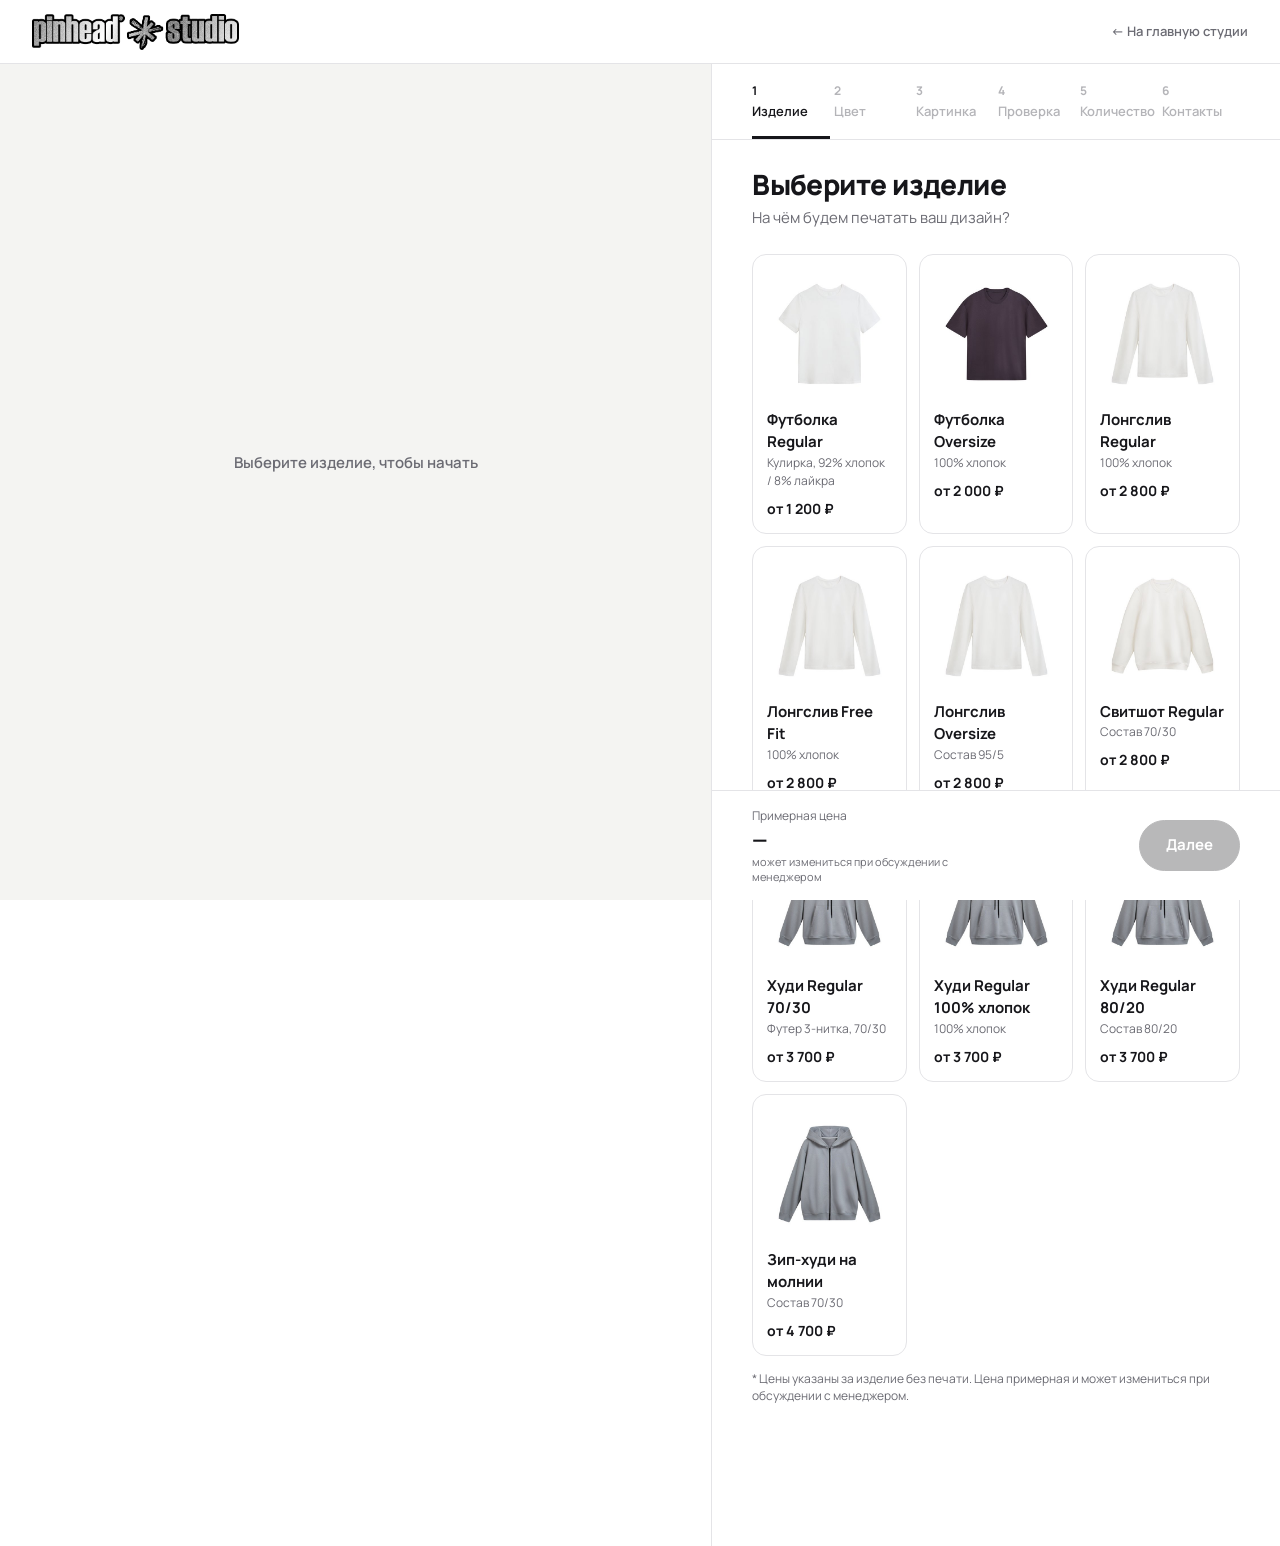
<file: constructor.html>
<!doctype html>
<html lang="ru">
<head>
  <meta charset="utf-8">
  <meta name="viewport" content="width=device-width, initial-scale=1">
  <title>PINHEAD — конструктор печати на одежде</title>
  <link rel="icon" href="assets/favicon.ico" sizes="any">
  <link rel="icon" type="image/png" sizes="32x32" href="assets/favicon-32.png">
  <link rel="icon" type="image/png" sizes="192x192" href="assets/favicon-192.png">
  <link rel="apple-touch-icon" href="assets/apple-touch-icon.png">
  <meta name="description" content="Создайте свой дизайн: выберите изделие, цвет, загрузите картинку и оформите заказ печати.">
  <link rel="preconnect" href="https://fonts.googleapis.com">
  <link rel="preconnect" href="https://fonts.gstatic.com" crossorigin>
  <link href="https://fonts.googleapis.com/css2?family=Manrope:wght@400;500;600;700;800&display=swap" rel="stylesheet">
  <link rel="stylesheet" href="css/styles.css">
<!-- Yandex.Metrika counter -->
<script type="text/javascript">
    (function(m,e,t,r,i,k,a){
        m[i]=m[i]||function(){(m[i].a=m[i].a||[]).push(arguments)};
        m[i].l=1*new Date();
        for (var j = 0; j < document.scripts.length; j++) {if (document.scripts[j].src === r) { return; }}
        k=e.createElement(t),a=e.getElementsByTagName(t)[0],k.async=1,k.src=r,a.parentNode.insertBefore(k,a)
    })(window, document,'script','https://mc.yandex.ru/metrika/tag.js', 'ym');

    ym(86217584, 'init', {webvisor:true, clickmap:true, ecommerce:"dataLayer", referrer: document.referrer, url: location.href, accurateTrackBounce:true, trackLinks:true});
</script>
<!-- /Yandex.Metrika counter -->
</head>
<body>
<!-- Yandex.Metrika counter (без JavaScript) -->
<noscript><div><img src="https://mc.yandex.ru/watch/86217584" style="position:absolute; left:-9999px;" alt="" /></div></noscript>
  <header class="topbar">
    <a class="logo" href="index.html"><img src="assets/logo-pinhead.webp" alt="pinhead studio" width="627" height="109"></a>
    <a class="topbar__back" href="index.html">← На главную студии</a>
  </header>

  <main class="layout">
    <!-- ЛЕВАЯ ЧАСТЬ: превью изделия -->
    <section class="preview" aria-label="Превью изделия">
      <div class="preview__stage" id="stage">
        <svg id="mockup" viewBox="0 0 400 460" xmlns="http://www.w3.org/2000/svg" xmlns:xlink="http://www.w3.org/1999/xlink" role="img" aria-label="Макет изделия">
          <defs>
            <clipPath id="printClip"><rect id="printClipRect"/></clipPath>
            <mask id="designMask" style="mask-type: alpha"><image id="designMaskImg" preserveAspectRatio="xMidYMid meet"/></mask>
          </defs>
          <image id="garmentImg" x="0" y="0" width="400" height="460" preserveAspectRatio="xMidYMid meet"/>
          <g clip-path="url(#printClip)">
            <image id="designImg" preserveAspectRatio="xMidYMid meet" visibility="hidden"/>
            <!-- складки ткани поверх принта: так картинка выглядит напечатанной -->
            <image id="printShade" x="0" y="0" width="400" height="460" mask="url(#designMask)" style="mix-blend-mode: multiply" pointer-events="none" visibility="hidden"/>
          </g>
          <rect id="printArea" class="print-area" rx="4"/>
        </svg>
        <div class="preview__empty" id="previewEmpty">Выберите изделие, чтобы начать</div>
      </div>
      <div class="preview__caption" id="previewCaption"></div>
    </section>

    <!-- ПРАВАЯ ЧАСТЬ: шаги -->
    <section class="panel" aria-label="Шаги оформления">
      <ol class="stepper" id="stepper"></ol>

      <div class="panel__body" id="stepBody"></div>

      <footer class="panel__footer">
        <div class="price">
          <span class="price__label">Примерная цена</span>
          <span class="price__value" id="totalPrice">—</span>
          <span class="price__note">может измениться при обсуждении с менеджером</span>
        </div>
        <div class="nav">
          <button class="btn btn--ghost" id="btnBack" type="button">Назад</button>
          <button class="btn btn--primary" id="btnNext" type="button">Далее</button>
        </div>
      </footer>
    </section>
  </main>

  <!-- Данные (база изделий и цветов) и логика приложения -->
  <script src="js/goals.js"></script>
  <script src="js/crm.js"></script>
  <script src="js/data.js"></script>
  <script src="js/pdf.js"></script>
  <script src="js/app.js"></script>
</body>
</html>
</file>
<file: css/styles.css>
/* ===== Цвета и базовые настройки (меняйте здесь) ===== */
:root {
  --bg: #ffffff;
  --stage: #f4f4f2;
  --text: #16161a;
  --muted: #6b6b73;
  --line: #e4e4e7;
  --accent: #0b6b3a;        /* фирменный цвет */
  --accent-soft: #e7f2ec;
  --warn: #a15c00;
  --warn-soft: #fff4e0;
  --error: #c62828;
  --radius: 14px;
  --topbar: 64px;
  color-scheme: light;
}

* { box-sizing: border-box; }

html, body { margin: 0; }

body {
  font-family: 'Manrope', system-ui, -apple-system, 'Segoe UI', sans-serif;
  background: var(--bg);
  color: var(--text);
  font-size: 15px;
  line-height: 1.5;
  -webkit-font-smoothing: antialiased;
}

button, input, textarea { font: inherit; color: inherit; }
button { cursor: pointer; }
[hidden] { display: none !important; }

/* ===== Шапка ===== */
.topbar {
  position: sticky; top: 0; z-index: 10;
  height: var(--topbar);
  display: flex; align-items: center; justify-content: space-between;
  padding: 0 32px;
  background: rgba(255, 255, 255, .92);
  backdrop-filter: blur(8px);
  border-bottom: 1px solid var(--line);
}
.logo { font-weight: 800; font-size: 22px; letter-spacing: .06em; color: var(--text); text-decoration: none; }
.logo img { display: block; height: 36px; width: auto; }
.topbar__back { color: var(--muted); font-size: 13px; font-weight: 600; text-decoration: none; }
.topbar__back:hover { color: var(--text); }

/* ===== Раскладка: превью слева, шаги справа ===== */
.layout {
  display: grid;
  grid-template-columns: minmax(0, 1.25fr) minmax(380px, 1fr);
  min-height: calc(100vh - var(--topbar));
}

.preview {
  position: sticky; top: var(--topbar);
  height: calc(100vh - var(--topbar));
  background: var(--stage);
  display: flex; flex-direction: column; align-items: center; justify-content: center;
  padding: 32px;
}
.preview__stage {
  position: relative;
  width: 100%; max-width: 560px;
  aspect-ratio: 400 / 460;
  max-height: calc(100vh - var(--topbar) - 110px);
  display: flex; align-items: center; justify-content: center;
}
#mockup { width: 100%; height: 100%; filter: drop-shadow(0 18px 30px rgba(0, 0, 0, .10)); transition: filter .2s; }
.preview__empty {
  position: absolute; inset: 0;
  display: grid; place-items: center;
  color: var(--muted); font-weight: 600;
}
.preview__caption { margin-top: 16px; font-weight: 600; color: var(--muted); min-height: 1.5em; }

.print-area { fill: none; stroke-width: 1.5; stroke-dasharray: 6 5; pointer-events: none; }
#designImg.draggable { cursor: grab; }
#designImg.draggable:active { cursor: grabbing; }

/* ===== Правая панель ===== */
.panel {
  display: flex; flex-direction: column;
  min-height: calc(100vh - var(--topbar));
  border-left: 1px solid var(--line);
  scroll-margin-top: var(--topbar);
}
.panel__body { flex: 1; padding: 28px 40px 32px; }

.stepper {
  list-style: none; margin: 0; padding: 18px 40px 0;
  display: flex; gap: 4px;
  border-bottom: 1px solid var(--line);
  overflow-x: auto; scrollbar-width: none;
}
.stepper li { flex: 1; min-width: 0; }
.stepper button {
  width: 100%;
  display: flex; flex-direction: column; align-items: flex-start; gap: 2px;
  padding: 0 0 14px;
  border: 0; background: none; text-align: left;
  border-bottom: 3px solid transparent;
  color: var(--muted);
}
.stepper button:disabled { cursor: default; opacity: .5; }
.stepper__num { font-size: 12px; font-weight: 700; }
.stepper__title { font-size: 13px; font-weight: 600; white-space: nowrap; overflow: hidden; text-overflow: ellipsis; max-width: 100%; }
.stepper .is-done button { color: var(--text); }
.stepper .is-done .stepper__num::after { content: ' ✓'; color: var(--accent); }
.stepper .is-active button { color: var(--text); border-bottom-color: var(--text); }

.h1 { font-size: 28px; line-height: 1.2; letter-spacing: -.02em; margin: 0 0 6px; font-weight: 800; }
.lead { color: var(--muted); margin: 0 0 24px; }
.hint { color: var(--muted); font-size: 13px; }
.lead--tight { margin-bottom: 6px; }
.footnote { margin: 0 0 22px; color: var(--muted); font-size: 12px; line-height: 1.45; }
.footnote a { color: var(--text); }
.check--qty { margin-top: 16px; font-size: 13px; }
#qtyTotals + .footnote { margin-top: 12px; }
.footnote--chips { margin-top: -6px; }

/* ===== Шаг 1: карточки изделий ===== */
.cards { display: grid; grid-template-columns: repeat(auto-fill, minmax(150px, 1fr)); gap: 12px; }
.card {
  display: flex; flex-direction: column; align-items: flex-start;
  padding: 14px; border: 1.5px solid var(--line); border-radius: var(--radius);
  background: #fff; text-align: left;
  transition: border-color .15s, box-shadow .15s, transform .15s;
}
.card:hover { border-color: #b9b9c0; transform: translateY(-1px); }
.card.is-selected { border-color: var(--text); box-shadow: 0 0 0 1px var(--text); }
.card__pic { width: 100%; height: 130px; margin-bottom: 10px; object-fit: contain; background: #fff; border-radius: 10px; }
.card__name { font-weight: 700; }
.card__desc { font-size: 12px; color: var(--muted); }
.card__price { margin-top: 8px; font-weight: 700; font-size: 14px; }

/* ===== Шаг 2: цвета ===== */
.swatches { display: grid; grid-template-columns: repeat(auto-fill, minmax(96px, 1fr)); gap: 10px; }
.swatch {
  display: flex; flex-direction: column; align-items: center; gap: 8px;
  padding: 12px 6px; border: 1.5px solid transparent; border-radius: var(--radius);
  background: none;
}
.swatch:hover { background: var(--stage); }
.swatch.is-selected { border-color: var(--text); }
.swatch__dot { width: 44px; height: 44px; border-radius: 50%; box-shadow: inset 0 0 0 1px rgba(0, 0, 0, .14); }
.swatch__name { font-size: 12px; font-weight: 600; text-align: center; }

/* ===== Шаг 3: загрузка ===== */
.drop {
  display: flex; flex-direction: column; align-items: center; justify-content: center; gap: 4px;
  min-height: 220px; padding: 24px;
  border: 2px dashed #c9c9cf; border-radius: var(--radius);
  background: #fafafa; cursor: pointer; text-align: center;
  transition: border-color .15s, background .15s;
}
.drop:hover, .drop.is-over { border-color: var(--accent); background: var(--accent-soft); }
.drop__icon { font-size: 28px; }
.drop__title { font-weight: 700; }
.drop__hint { color: var(--muted); font-size: 13px; }

.file { display: flex; align-items: center; gap: 12px; padding: 10px; border: 1px solid var(--line); border-radius: var(--radius); margin-bottom: 20px; }
.file__thumb {
  width: 56px; height: 56px; object-fit: contain; border-radius: 8px;
  background: repeating-conic-gradient(#eee 0 25%, #fff 0 50%) 0 0 / 12px 12px;
}
.file__info { flex: 1; min-width: 0; }
.file__name { font-weight: 600; white-space: nowrap; overflow: hidden; text-overflow: ellipsis; }
.file__meta { font-size: 12px; color: var(--muted); }

.field { display: flex; flex-direction: column; gap: 6px; margin-bottom: 16px; }
.field__label { font-size: 13px; font-weight: 600; }
.field__error { color: var(--error); font-size: 12px; min-height: 0; }
.field__error:empty { display: none; }
input[type="range"] { width: 100%; accent-color: var(--text); }

.chips { display: flex; flex-wrap: wrap; gap: 8px; margin-bottom: 16px; }
.chip { padding: 8px 14px; border-radius: 999px; border: 1px solid var(--line); background: #fff; font-size: 13px; font-weight: 600; }
.chip:hover { border-color: var(--text); }
.chip.is-selected { background: var(--text); border-color: var(--text); color: #fff; }

.note { padding: 12px 14px; border-radius: 10px; background: var(--stage); font-size: 13px; }
.note--warn { background: var(--warn-soft); color: var(--warn); }
.error { color: var(--error); font-size: 13px; }

.link { border: 0; background: none; padding: 0; color: var(--accent); font-weight: 600; font-size: 13px; text-decoration: underline; text-underline-offset: 2px; }

/* ===== Шаг 4: проверка ===== */
.summary { margin: 0 0 20px; border-top: 1px solid var(--line); }
.summary > div { display: flex; justify-content: space-between; gap: 16px; padding: 12px 0; border-bottom: 1px solid var(--line); }
.summary dt { color: var(--muted); }
.summary dd { margin: 0; font-weight: 600; text-align: right; display: flex; align-items: center; gap: 8px; flex-wrap: wrap; justify-content: flex-end; }
.dot { width: 14px; height: 14px; border-radius: 50%; box-shadow: inset 0 0 0 1px rgba(0, 0, 0, .15); }
.tag { font-size: 11px; padding: 2px 8px; border-radius: 999px; background: var(--accent-soft); color: var(--accent); }
.tag--warn { background: var(--warn-soft); color: var(--warn); }

.check { display: flex; gap: 10px; align-items: flex-start; font-size: 14px; cursor: pointer; }
.check input { width: 18px; height: 18px; margin: 2px 0 0; accent-color: var(--text); flex: none; }

/* ===== Шаг 5: количество ===== */
.qty { border-top: 1px solid var(--line); }
.qty__row { display: flex; align-items: center; justify-content: space-between; padding: 10px 0; border-bottom: 1px solid var(--line); }
.qty__size { font-weight: 700; }
.stepper-input { display: flex; align-items: center; border: 1px solid var(--line); border-radius: 10px; overflow: hidden; }
.stepper-input button { width: 40px; height: 40px; border: 0; background: #fff; font-size: 18px; }
.stepper-input button:hover { background: var(--stage); }
.stepper-input input { width: 56px; height: 40px; border: 0; text-align: center; font-weight: 700; -moz-appearance: textfield; }
.stepper-input input::-webkit-outer-spin-button,
.stepper-input input::-webkit-inner-spin-button { -webkit-appearance: none; margin: 0; }
.totals { margin-top: 16px; padding: 14px 16px; border-radius: var(--radius); background: var(--stage); display: grid; gap: 4px; }
.totals > div { display: flex; justify-content: space-between; gap: 12px; }
.totals s { color: var(--muted); font-weight: 500; margin-left: 6px; }
.totals__hint { color: var(--accent); font-weight: 600; font-size: 13px; }

/* ===== Шаг 6: форма ===== */
.form__row { display: grid; grid-template-columns: 1fr 1fr; gap: 12px; }
.input {
  width: 100%; padding: 12px 14px;
  border: 1px solid #d4d4d8; border-radius: 10px; background: #fff;
  transition: border-color .15s, box-shadow .15s;
}
.input:focus { outline: none; border-color: var(--text); box-shadow: 0 0 0 3px rgba(22, 22, 26, .08); }
textarea.input { resize: vertical; }

/* ===== Готово ===== */
.done { text-align: center; max-width: 520px; margin: 24px auto 0; }
.done .summary dd { text-align: right; }
.done__icon {
  width: 64px; height: 64px; margin: 0 auto 16px; border-radius: 50%;
  display: grid; place-items: center;
  background: var(--accent-soft); color: var(--accent); font-size: 30px; font-weight: 800;
}
.done__actions { display: flex; gap: 10px; justify-content: center; flex-wrap: wrap; margin-top: 20px; }

/* ===== Нижняя панель с ценой и кнопками ===== */
.panel__footer {
  position: sticky; bottom: 0;
  display: flex; align-items: center; justify-content: space-between; gap: 16px;
  padding: 16px 40px;
  background: #fff; border-top: 1px solid var(--line);
}
.price { display: flex; flex-direction: column; }
.price__label { font-size: 12px; color: var(--muted); }
.price__note { font-size: 11px; color: var(--muted); line-height: 1.3; max-width: 230px; }
.note__small { font-size: 12px; opacity: .8; }
.footnote--after { margin: 14px 0 0; }
.price__value { font-size: 20px; font-weight: 800; white-space: nowrap; }
.nav { display: flex; gap: 8px; }
.btn { padding: 13px 26px; border-radius: 999px; font-weight: 700; border: 1.5px solid var(--text); transition: background .15s, opacity .15s; }
.btn--primary { background: var(--text); color: #fff; }
.btn--primary:hover:not(:disabled) { background: #33333a; }
.btn--primary:disabled { opacity: .3; cursor: not-allowed; }
.btn--ghost { background: #fff; }
.btn--ghost:hover { background: var(--stage); }

button:focus-visible, .drop:focus-within { outline: 2px solid var(--accent); outline-offset: 2px; }

/* ===== Телефоны и планшеты ===== */
@media (max-width: 900px) {
  :root { --topbar: 56px; }
  .topbar { padding: 0 16px; gap: 12px; }
  .logo img { height: 26px; }
  .topbar__back { font-size: 12px; white-space: nowrap; }
  .layout { grid-template-columns: minmax(0, 1fr); }
  .preview { position: relative; top: 0; height: auto; padding: 16px; }
  .preview__stage { max-width: 340px; max-height: none; }
  .panel { border-left: 0; min-height: 0; }
  .stepper { padding: 14px 16px 0; }
  .stepper li { flex: none; }
  .stepper button { padding-right: 14px; }
  .panel__body { padding: 20px 16px 24px; }
  .panel__footer { padding: 12px 16px; }
  .h1 { font-size: 23px; }
  .btn { padding: 12px 20px; }
  .price__value { font-size: 17px; }
  .panel__footer { gap: 10px; }
  .form__row { grid-template-columns: 1fr; gap: 0; }
  .cards { grid-template-columns: repeat(2, 1fr); }
}
</file>
